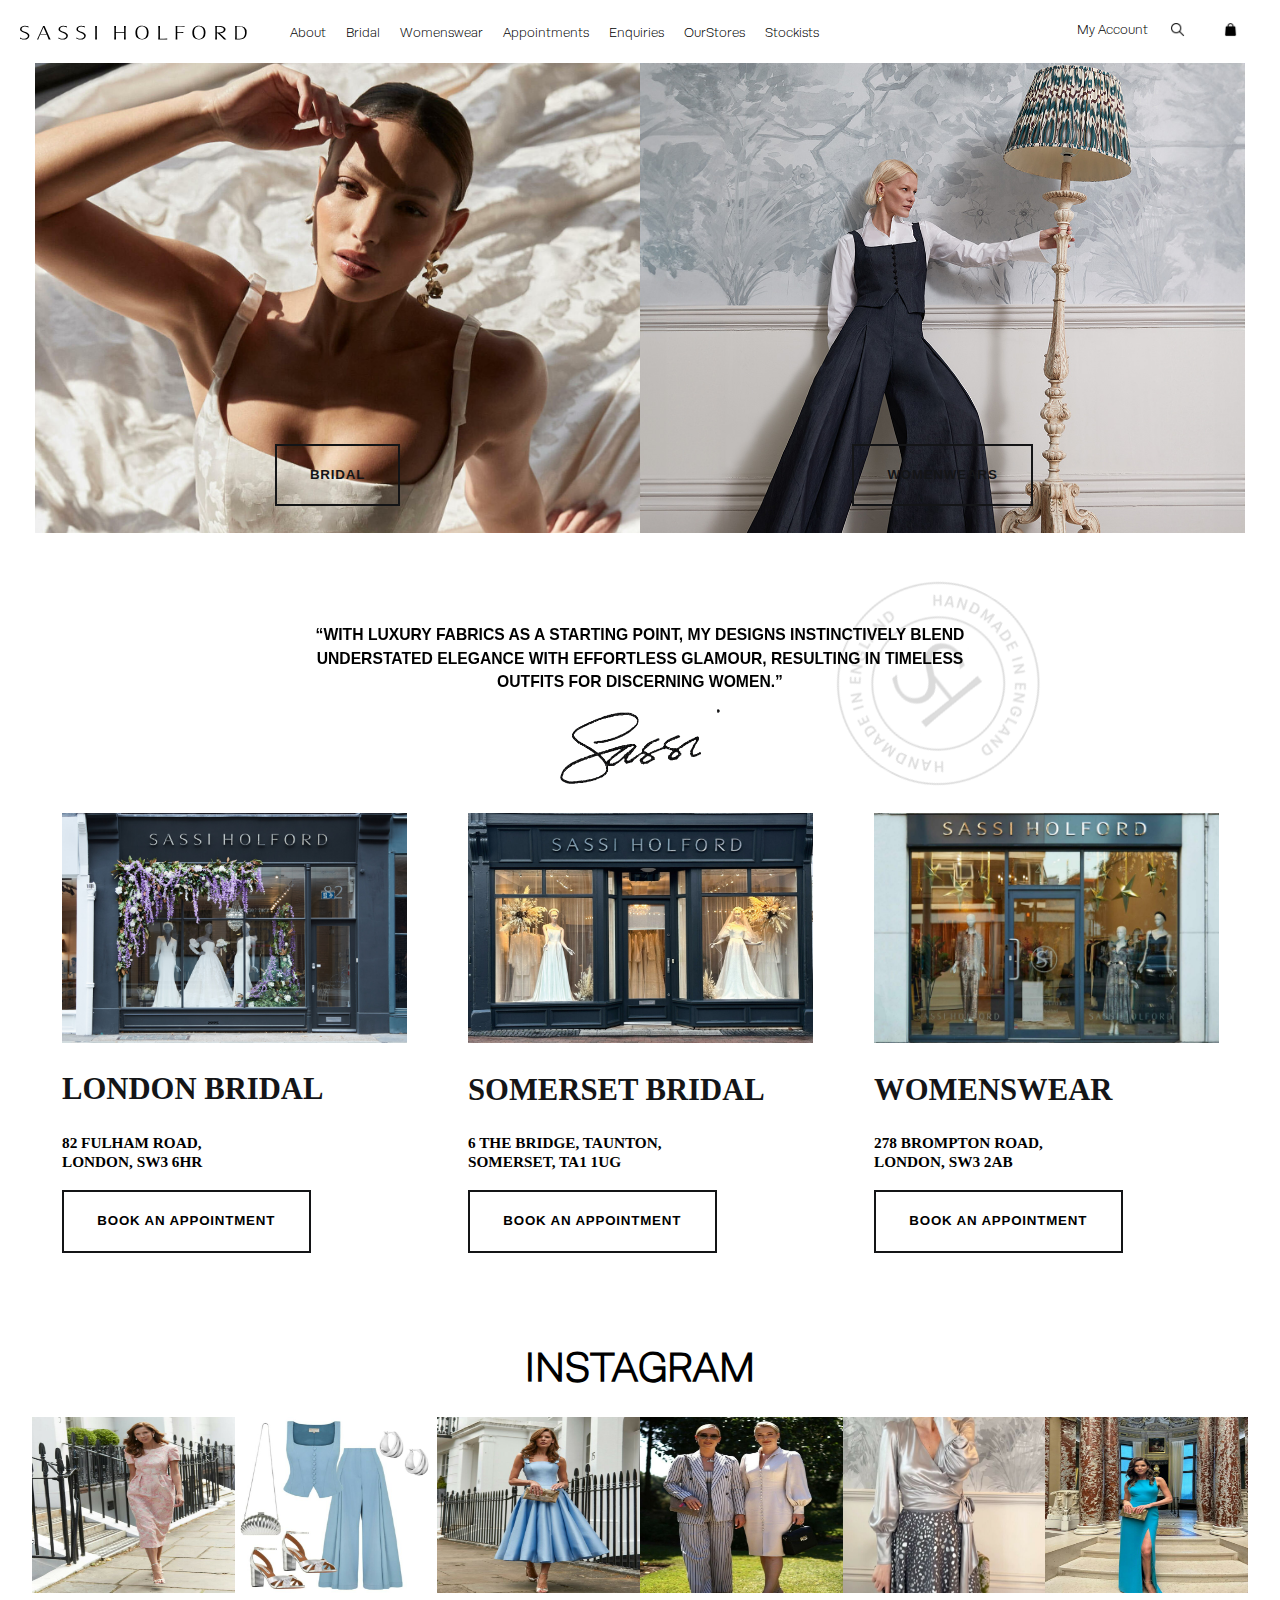
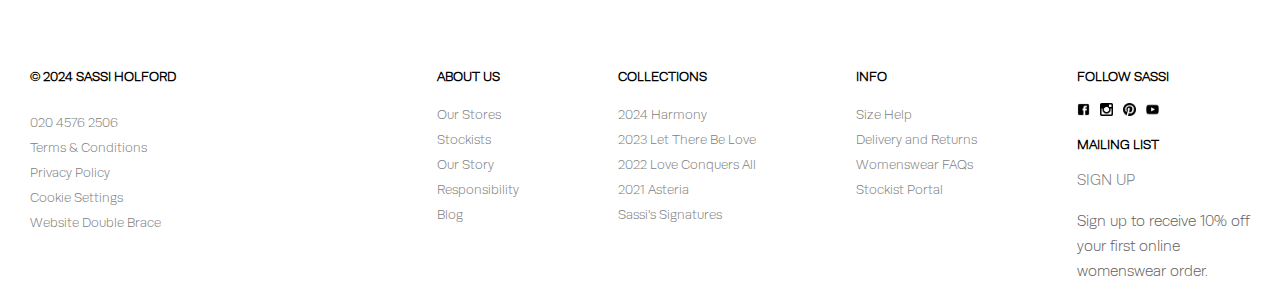
<file: index.html>
<!DOCTYPE html>
<html lang="en">

<head>
    <meta charset="UTF-8">
    <meta name="viewport" content="width=device-width, initial-scale=1.0">
    <title>sassiholford</title>
    <link rel="stylesheet" href="style.css" />
    <script src="https://code.jquery.com/jquery-3.7.1.js"integrity="sha256-eKhayi8LEQwp4NKxN+CfCh+3qOVUtJn3QNZ0TciWLP4=" crossorigin="anonymous"></script>
</head>

<body>

    <div class="container">


        <div class="navigation  flex">
            <div class="logo" style="height: 15px;">
                <svg 
                    width="14.16666667rem" 
                    height="1.08333333rem" 
                    xmlns="http://www.w3.org/2000/svg" 
                    id="sassi-logo"
                    viewBox="0 0 361.77 22">
                    <path class="a"
                        d="M14.96 15.99a5.1 5.1 0 0 1-2.27 4.15A10.09 10.09 0 0 1 6.36 22a12.3 12.3 0 0 1-2.61-.25 19 19 0 0 1-3.13-.92L0 20.58v-1.79a16.53 16.53 0 0 0 1.91 1 11.39 11.39 0 0 0 4.61 1.05 6.58 6.58 0 0 0 4.49-1.58 3.26 3.26 0 0 0 .08-5.58 11.42 11.42 0 0 0-3.48-2l-2-.81A12.19 12.19 0 0 1 .93 8.14a4 4 0 0 1-.86-2.76c0-1.38.8-2.63 2.42-3.75A9.7 9.7 0 0 1 8.12-.01a18.4 18.4 0 0 1 3.28.55l2.22.56v1.84c-.84-.41-1.5-.72-2-.93a10.56 10.56 0 0 0-3.74-.93 5.56 5.56 0 0 0-3.83 1.36 3.94 3.94 0 0 0-1.56 3 2.75 2.75 0 0 0 .93 2 7.28 7.28 0 0 0 2.93 1.54l2.74 1.12a13.12 13.12 0 0 1 4.84 2.89 4.32 4.32 0 0 1 1.03 3zm34.01 5.76h-3.28l-1-2.82-2.07-4.86H32.29l-2.19 4.87-.93 2.82h-2.11l1.49-2.79 8.08-18V.22h2.58l8.27 18.72zm-6.83-8.68L37.49 2.51 32.8 13.07zm34.26 2.92a5.1 5.1 0 0 1-2.27 4.15A10.14 10.14 0 0 1 67.79 22a12.3 12.3 0 0 1-2.61-.25 19 19 0 0 1-3.13-.92l-.62-.25v-1.79a17.4 17.4 0 0 0 1.91 1 11.44 11.44 0 0 0 4.62 1.05 6.58 6.58 0 0 0 4.49-1.58 4.14 4.14 0 0 0 1.6-3.13 4.24 4.24 0 0 0-1.53-2.45 11.42 11.42 0 0 0-3.48-2l-2-.81a12.36 12.36 0 0 1-4.68-2.73 4.09 4.09 0 0 1-.86-2.76q0-2.07 2.42-3.75a9.72 9.72 0 0 1 5.63-1.64 18.26 18.26 0 0 1 3.28.55l2.22.56v1.84c-.83-.41-1.5-.72-2-.93a10.55 10.55 0 0 0-3.75-.93 5.53 5.53 0 0 0-3.82 1.36 4 4 0 0 0-1.57 3 2.76 2.76 0 0 0 .94 2 7.21 7.21 0 0 0 2.93 1.54l2.73 1.12a13.18 13.18 0 0 1 4.85 2.89 4.37 4.37 0 0 1 1.04 3zm28.58 0a5.1 5.1 0 0 1-2.27 4.15A10.09 10.09 0 0 1 96.38 22a12.3 12.3 0 0 1-2.61-.25 19 19 0 0 1-3.13-.92l-.62-.25v-1.79a16.53 16.53 0 0 0 1.91 1 11.43 11.43 0 0 0 4.61 1.05 6.56 6.56 0 0 0 4.49-1.58 4.15 4.15 0 0 0 1.61-3.13 4.24 4.24 0 0 0-1.53-2.45 11.42 11.42 0 0 0-3.48-2l-2-.81a12.19 12.19 0 0 1-4.68-2.73 4 4 0 0 1-.86-2.76q0-2.07 2.42-3.75a9.72 9.72 0 0 1 5.63-1.64 18.4 18.4 0 0 1 3.28.55l2.22.56v1.84c-.83-.41-1.5-.72-2-.93a10.65 10.65 0 0 0-3.75-.93 5.57 5.57 0 0 0-3.83 1.36 3.94 3.94 0 0 0-1.56 3 2.72 2.72 0 0 0 .94 2 7.16 7.16 0 0 0 2.92 1.54l2.74 1.12a13 13 0 0 1 4.84 2.89 4.32 4.32 0 0 1 1.04 3zm17.84 5.76h-2.81l.11-4.74v-12l-.19-4.78h2.85l-.15 4.81v12zM168.87.21l-.27 4.75v12.05l.23 4.74h-2.9l.28-4.74v-5.82h-13.12v5.82l.27 4.74h-3l.24-4.74V4.94l-.24-4.75h2.93l-.23 4.75v5.08h13.15V4.94l-.24-4.75zm36.4 10.82q0 5.29-2.73 8.12t-7.78 2.79q-5 0-7.69-2.7c-1.9-1.88-2.85-4.63-2.85-8.27s1-6.37 2.85-8.28 4.39-2.72 7.7-2.72a10.63 10.63 0 0 1 7.74 2.75c1.84 1.88 2.76 4.63 2.76 8.31zm-2.73 0q0-4.94-2-7.54a7.78 7.78 0 0 0-11.44-.18q-2.11 2.58-2.11 7.68 0 4.77 2.11 7.41a6.86 6.86 0 0 0 5.7 2.63 6.94 6.94 0 0 0 5.7-2.63q2.04-2.63 2.04-7.36zm32.45 10.72h-14.38l.24-4.74V4.94l-.24-4.75h2.94l-.23 4.75v15.61h6.25l5.42-.18zm27.73-20.21l-6-.21h-5.71v8.8h4.49c.52 0 1.27 0 2.26-.09s2-.1 2.93-.19v1.61l-5.19-.31h-4.49v5.86l.15 4.74h-2.8l.19-4.74v-12L248.4.23h14.32zm33.39 9.49q0 5.29-2.73 8.12t-7.77 2.79c-3.32 0-5.88-.9-7.7-2.7s-2.85-4.63-2.85-8.27.95-6.37 2.85-8.28 4.39-2.72 7.7-2.72a10.63 10.63 0 0 1 7.74 2.75c1.86 1.88 2.76 4.63 2.76 8.31zm-2.73 0q0-4.94-2-7.54a7.78 7.78 0 0 0-11.44-.18q-2.12 2.58-2.11 7.68 0 4.77 2.11 7.41a6.86 6.86 0 0 0 5.7 2.63 6.94 6.94 0 0 0 5.7-2.63q2.04-2.63 2.04-7.36zm36.09 10.72h-3.71l-4.68-4.71-5.48-5.1h-1.39v5.15l.19 4.71h-2.88l.31-4.71V4.99l-.24-4.78h7.23a13.18 13.18 0 0 1 6.64 1.55q2.65 1.59 2.66 3.76a5.27 5.27 0 0 1-2.24 4.24 11.07 11.07 0 0 1-7.06 2l5.55 5.24zm-4.14-15.74a3.77 3.77 0 0 0-2.22-3.38 13.5 13.5 0 0 0-6.3-1.21h-2.6v9.45c4 0 6.84-.44 8.67-1.33a3.81 3.81 0 0 0 2.45-3.53zm36.44 4.86c0 3.66-1 6.41-3 8.25s-4.71 2.63-8.36 2.63h-7.1l.27-5.23V4.99l-.2-4.78h6.33q5.82 0 9 2.7t3.06 7.96zm-2.57.13q0-5.05-2.39-7.38t-7.18-2.29h-3.68v19.24h4.89q4.07 0 6.13-2.19 2.24-2.37 2.24-7.38z" />
                </svg>

            </div>

            <div class="nav-links ">
                <ul class="flex menu" style="margin-right: 232px;">
                    <li><a href="#">About</a></li>
                    <li><a href="#">Bridal</a></li>
                    <li><a href="#" id="menu">Womenswear</a>
                        <div class="overlay none"></div>
                        <div class="mega-menu">
                            <ul class="dropdown">
                                <li><a href="shop.html">All</a></li>
                                <li><a href="#">BLOUSES & TOPS</a></li>
                                <li><a href="#">DRESSES</a></li>
                                <li><a href="#">JACKETS & COATS</a></li>
                                <li><a href="#">TROUSERS</a></li>
                                <li><a href="#">SKIRTS</a></li>
                                <li><a href="#">MOTHER-OF-THE-BRIDE</a></li>
                                <li><a href="#">INSPIRE ME</a></li>
                                <li><a href="#">SALE</a></li>
                                <li><a href="merchant.html">Merchant</a></li>
                            </ul>
                        </div>



                    </li>
                    <li><a href="#">Appointments</a></li>
                    <li><a href="#">Enquiries</a></li>
                    <li><a href="#">OurStores</a></li>
                    <li><a href="#">Stockists</a></li>

                </ul>
            </div>

            <div class="stock flex">
                <a class="myAccount" href="user.html">My Account</a>
                <a href="#"><img src="images/search.png" style="width: 20%; margin-left: 20px;"></a>
                <img src="images/shopping-bag.png" style="width: 15px; cursor: pointer; height: 15px;" class="add-cart"
                    id="add-cart">

            </div>


        </div>


















        


        <div class="grid">
            <div class="grid-item-1">
                <div class="overlap">
                    <div class="btn">Bridal</div>
                </div>
            </div>
            <div class="grid-item-2">
                <div class="overlap">
                    <div class="btn">womenwears</div>
                </div>
            </div>
        </div>


        <div class="fefe">
            <div class="fefe-1">
                <p>“WITH LUXURY FABRICS AS A STARTING POINT, MY DESIGNS INSTINCTIVELY BLEND <br /> UNDERSTATED ELEGANCE
                    WITH EFFORTLESS GLAMOUR, RESULTING IN TIMELESS<br /> OUTFITS FOR DISCERNING WOMEN.”</p>
                <img src="images/sassi-signature.png" alt="sassi-signature" style="width: 20%;">
                <noscript>&lt;img class="sassi-quote__signature"
                    src="https://sassiholford.com/wp-content/themes/sassi/public/images/sassi-signature.png" alt="Sassi
                    Holford Signature"&gt;</noscript>
                <img class="sassi-quote__stamp perfmatters-lazy entered pmloaded" src="images/sassi-badge.png"
                    alt="Sassi Holford Signature" data-from="{&quot;rotation&quot;: &quot;0&quot;}"
                    data-to="{&quot;rotation&quot;: &quot;180&quot;}"
                    data-src="images/sassi-badge.png"
                    data-ll-status="loaded"
                    style="transform: matrix3d(0.899787, 0.43633, 0, 0, -0.43633, 0.899787, 0, 0, 0, 0, 1, 0, 0, 0, 0, 1);"
                    height="204">
                <noscript>&lt;img
                    class="sassi-quote__stamp"
                    src="images/sassi-badge.png" alt="Sassi
                    Holford Signature"
                    data-from='{"rotation": "0"}'
                    data-to='{"rotation": "180"}'
                    &gt;</noscript>
            </div>
        </div>



        <div class="store">
            <div class="sotre-1">
                <div class="store-1-1">
                    <img src="images/Sassi-Holford-London-Shop-Front.jpg" alt="1" style="width: 100%">
                </div>
                <div class="store-1-2">
                    <h2>LONDON BRIDAL</h2>
                    <span>82 FULHAM ROAD,</span><br />
                    <span>LONDON, SW3 6HR</span>
                </div><br />
                <div class="store-1-3">
                    <a href="#" class="btn">BOOK AN APPOINTMENT</a>
                </div>
            </div>
            <div class="store-2">
                <div class="store-1-1">
                    <img src="images/Web-Crop-3-scaled-2048x1366.jpg" alt="1" style="width: 100%">
                </div>
                <div class="store-1-2">
                    <h2>SOMERSET BRIDAL</h2>
                    <span>6 THE BRIDGE, TAUNTON,</span><br />
                    <span>SOMERSET, TA1 1UG</span>
                </div><br />
                <div class="store-1-3">
                    <a href="#" class="btn">BOOK AN APPOINTMENT</a>
                </div>
            </div>
            <div class="store-3">
                <div class="store-1-1">
                    <img src="images/Store-Front_Web-2-scaled-1500x1000.jpg" alt="1" style="width: 100%">
                </div>
                <div class="store-1-2">
                    <h2>WOMENSWEAR</h2>
                    <span>278 BROMPTON ROAD,</span><br>
                    <span> LONDON, SW3 2AB</span>
                </div><br />
                <div class="store-1-3">
                    <a href="#" class="btn">BOOK AN APPOINTMENT</a>
                </div>
            </div>

        </div>



        <div class="Insta">
            <h1>INSTAGRAM</h1>
            <div class="Insta-1">

                <div class="insta-image-item">
                    <img src="images/450347305_1025766499180281_7295790666982229163_nfull.jpg" alt="1">
                </div>
                <div class="insta-image-item">
                    <img src="images/449805324_3652320268353587_1668224138971218968_nfull.jpg" alt="image2">
                </div>
                <div class="insta-image-item">
                    <img src="images/450343834_1145750319980803_8997069442120031727_nfull.jpg">
                </div>
                <div class="insta-image-item">
                    <img src="images/449720631_369934839445790_6999537762615229082_nfull.jpg">
                </div>
                <div class="insta-image-item">
                    <img style="height: 176px; object-fit: cover;"
                        src="images/448873443_993986362452439_3314822247502765682_nfull.jpg">
                </div>
                <div class="insta-image-item">
                    <img src="images/449095459_1132354261180791_3580811015054340466_nfull.jpg" alt="image59">
                </div>


            </div>

        </div>





        <div id="sidebar" class="in">
            <div class="sidebar-heading">
                <h3 style="margin-left: 10px;">BAG ITEMS ( 0 )</h3>
                <button id="close-cart" class="close-cart"><img src="images/close.png" class="close-img"></button>
            </div>
            <div style="padding: 20px;  background-color: #f1f1f1;">
                <p>Your bag is empty.</p>
                <button class="go-to-shop">GO TO THE SHOP</button>
            </div>
        </div>









        <footer>
            <div class="footer-1">
                <h1>© 2024 SASSI HOLFORD</h1>
                <ul class="footer-20">
                    <li><a href="#">020 4576 2506</a></li>
                    <li><a href="#">Terms & Conditions</a></li>
                    <li><a href="#">Privacy Policy</a></li>
                    <li><a href="#">Cookie Settings</a></li>
                    <li><a href="#">Website Double Brace</a></li>
                </ul>
            </div>
            <div class="footer-2">
                <div class="footer-item">
                    <h1>ABOUT US</h1>
                    <ul>
                        <li><a href="#">Our Stores</a></li>
                        <li><a href="#">Stockists</a></li>
                        <li><a href="#">Our Story</a></li>
                        <li><a href="#">Responsibility</a></li>
                        <li><a href="#">Blog</a></li>
                    </ul>
                </div>
                <div class="footer-item">
                    <h1>COLLECTIONS</h1>
                    <ul>
                        <li><a href="#">2024 Harmony</a></li>
                        <li><a href="#">2023 Let There Be Love</a></li>
                        <li><a href="#">2022 Love Conquers All</a></li>
                        <li><a href="#">2021 Asteria</a></li>
                        <li><a href="#">Sassi's Signatures</a></li>
                    </ul>
                </div>
                <div class="footer-item">
                    <h1>INFO</h1>
                    <ul>
                        <li><a href="#">Size Help</a></li>
                        <li><a href="#">Delivery and Returns</a></li>
                        <li><a href="#">Womenswear FAQs</a></li>
                        <li><a href="#">Stockist Portal</a></li>
                    </ul>
                </div>
                <div class="footer-item">
                    <h1>FOLLOW SASSI</h1>
                    <div class="social">
                        <a href="#"><img src="images/facebook (5).png"></a>
                        <a href="#"><img src="images/instagram-symbol.png"></a>
                        <a href="#"><img src="images/pinterest-logo.png"></a>
                        <a href="#"><img src="images/2559760_media_social_video_youtube_icon.png"></a>
                    </div>
                    <h1>MAILING LIST</h1>
                    <span style="color: gray; font-size: 15px;">SIGN UP</span>
                    <p style="font-size: 15px; color:#645e5e;">Sign up to receive 10% off <br />your first online<br />
                        womenswear order.</p>
                </div>
            </div>
        </footer>

    </div>

    <script src="script.js"></script>
</body>

</html>
</file>
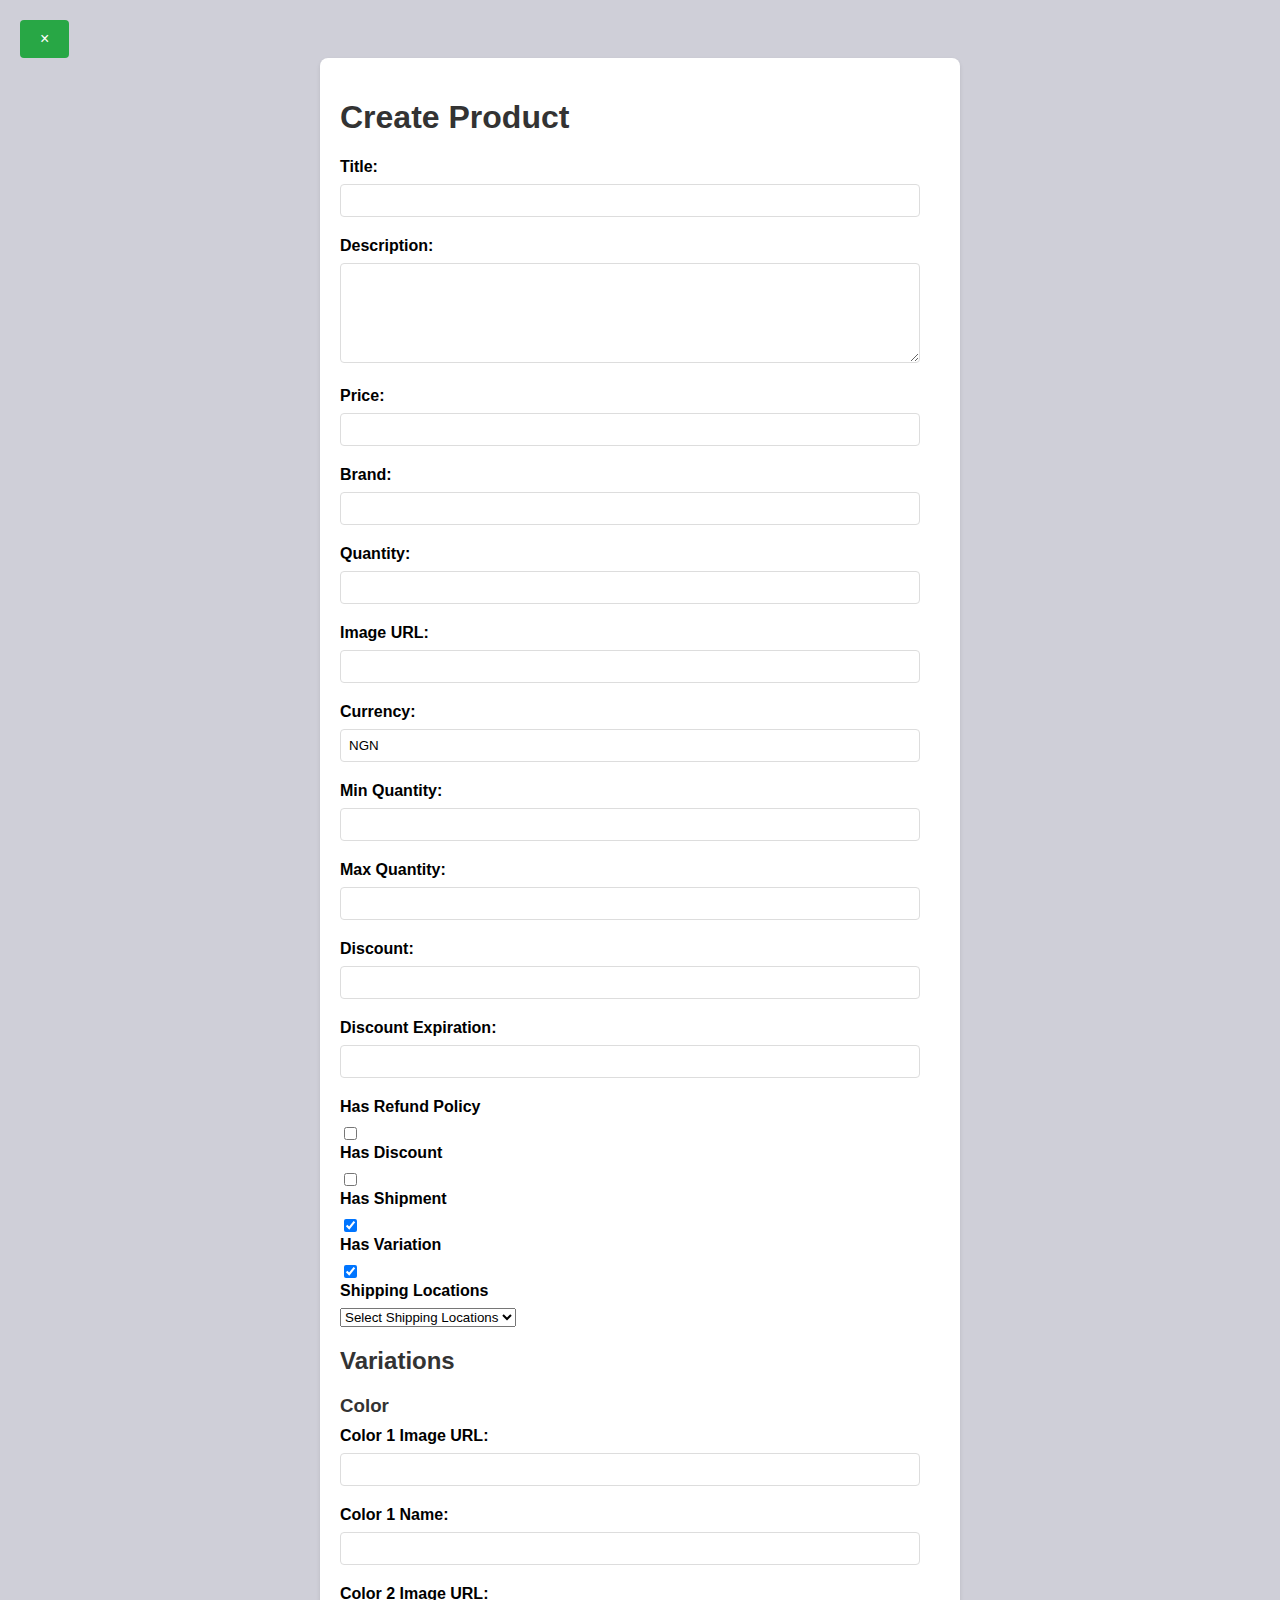
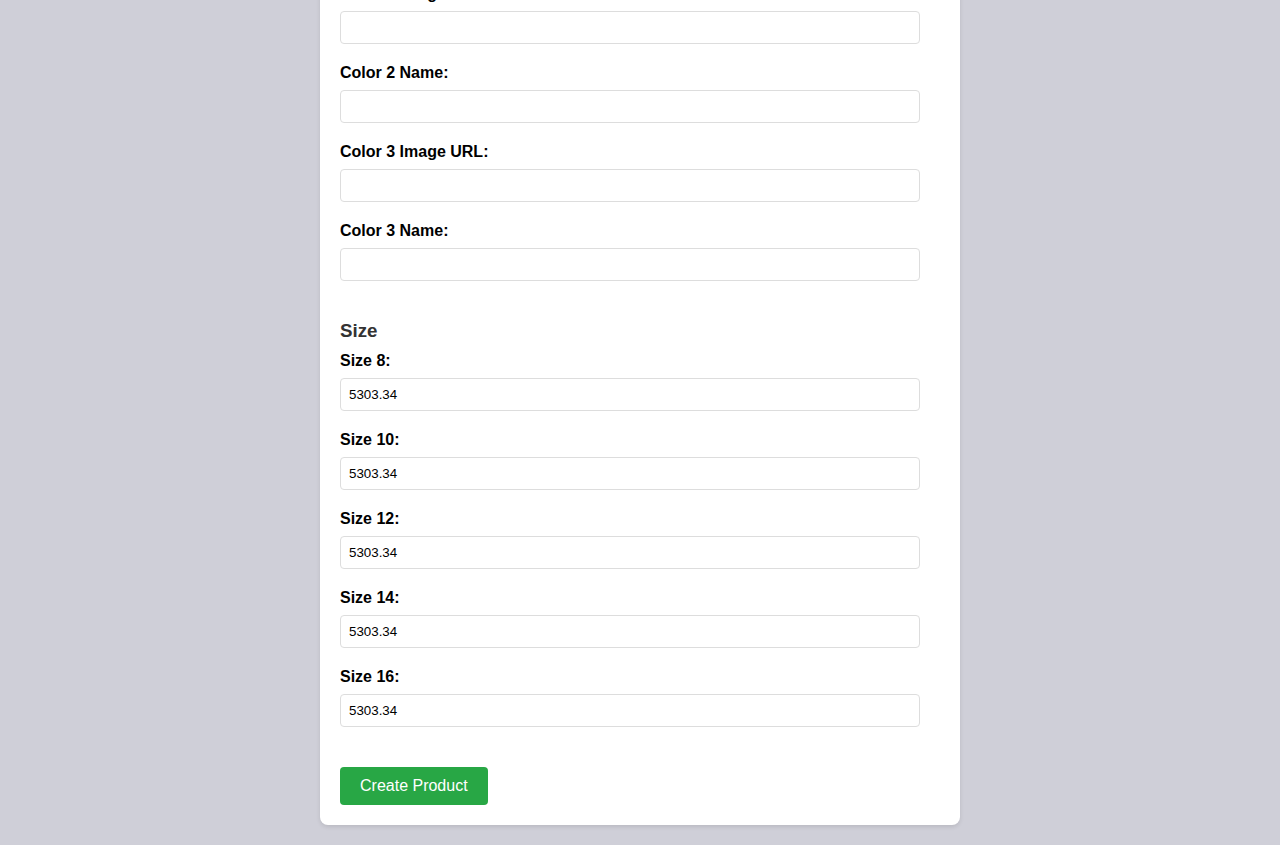
<file: create-product.html>
<!DOCTYPE html>
<html lang="en">
<head>
    <meta charset="UTF-8">
    <meta name="viewport" content="width=device-width, initial-scale=1.0">
    <script src="https://code.jquery.com/jquery-3.7.1.min.js"
        integrity="sha256-/JqT3SQfawRcv/BIHPThkBvs0OEvtFFmqPF/lYI/Cxo=" crossorigin="anonymous"></script>
    <script src="https://cdnjs.cloudflare.com/ajax/libs/jquery/3.7.1/jquery.min.js"></script>
    <link rel="stylesheet" href="create-product.css">
    <title>Create Product Page</title>
</head>
<body>
     <!-- Product form html -->
     
        <a href="merchant.html"><button id="p-close">&times;</button></a>
        <form id="product-form" >
            <h1>Create Product</h1>
            <label for="title">Title:</label>
            <input type="text" id="title" name="title" required><br>
    
            <label for="descp">Description:</label>
            <textarea id="descp" name="descp" required></textarea><br>
    
            <label for="price">Price:</label>
            <input type="number" id="price" name="price" step="0.01" required><br>
    
            <label for="brand">Brand:</label>
            <input type="text" id="brand" name="brand" required><br>
    
            <label for="quantity">Quantity:</label>
            <input type="number" id="quantity" name="quantity" required><br>
    
            <label for="images">Image URL:</label>
            <input type="url" id="images" name="images" required><br>
    
            <label for="currency">Currency:</label>
            <input type="text" id="currency" name="currency" value="NGN" required><br>
    
            <label for="min_qty">Min Quantity:</label>
            <input type="number" id="min_qty" name="min_qty" required><br>
    
            <label for="max_qty">Max Quantity:</label>
            <input type="number" id="max_qty" name="max_qty" required><br>

            <label for="max_qty">Discount:</label>
            <input type="number" id="discount" name="discount"><br>
            
            <label for="max_qty">Discount Expiration:</label>
            <input type="text" id="discount_expiration" name="discount"><br>

            <label for="has_refund_policy">Has Refund Policy</label>
            <input type="checkbox" id="has_refund_policy" name="has_refund_policy">

            <label for="has_discount">Has Discount</label>
            <input type="checkbox" id="has_discount" name="has_discount">

            <label for="has_shipment">Has Shipment</label>
            <input type="checkbox" id="has_shipment" name="has_shipment" checked>

            <label for="has_variation">Has Variation</label>
            <input type="checkbox" id="has_variation" name="has_variation" checked>

            <label for="shipping_locations">Shipping Locations</label>
            <select id="shipping_locations" name="shipping_locations">
            <option value="" id="">Select Shipping Locations</option>
            <option value="Nigeria" id="nigeria">Nigeria</option>
            <option value="Ghana" id="ghana">Ghana</option>
            <option value="Egypt" id="egypt">Egypt</option>
            </select>
    
            <!-- <label for="shipping_locations">Shipping Locations (comma-separated):</label>
            <input type="text" id="shipping_locations" name="shipping_locations" required><br> -->
    
            <h2>Variations</h2>
            <div id="variations">
                <h3>Color</h3>
                <label for="color1">Color 1 Image URL:</label>
                <input type="url" id="color1" name="color1" required><br>
                <label for="color1-text">Color 1 Name:</label>
                <input type="text" id="color1-text" name="color1-text" required><br>
                <label for="color2">Color 2 Image URL:</label>
                <input type="url" id="color2" name="color2"><br>
                <label for="color2-text">Color 2 Name:</label>
                <input type="text" id="color2-text" name="color2-text"><br>
                <label for="color3">Color 3 Image URL:</label>
                <input type="url" id="color3" name="color3"><br>
                <label for="color3-text">Color 3 Name:</label>
                <input type="text" id="color3-text" name="color3-text"><br>
    
                <h3>Size</h3>
                <label for="size39">Size 8:</label>
                <input type="text" id="size39" name="size39" value="5303.34" required><br>
                <label for="size40">Size 10:</label>
                <input type="text" id="size40" name="size40" value="5303.34" required><br>
                <label for="size41">Size 12:</label>
                <input type="text" id="size41" name="size41" value="5303.34" required><br>
                <label for="size42">Size 14:</label>
                <input type="text" id="size42" name="size42" value="5303.34" required><br>
                <label for="size43">Size 16:</label>
                <input type="text" id="size43" name="size43" value="5303.34" required><br>
                <!-- <label for="size43">Size 18:</label>
                <input type="text" id="size43" name="size43" value="5303.34" required><br> -->
            </div>
    
            <button type="submit">Create Product</button>
        </form>
        <div id="result"></div>
     <!-- <script src="create-product.js"></script> -->
     <script src="merchant.js"></script>
     <!-- <script src="project.js"></script> -->
</body>
</html>
</file>
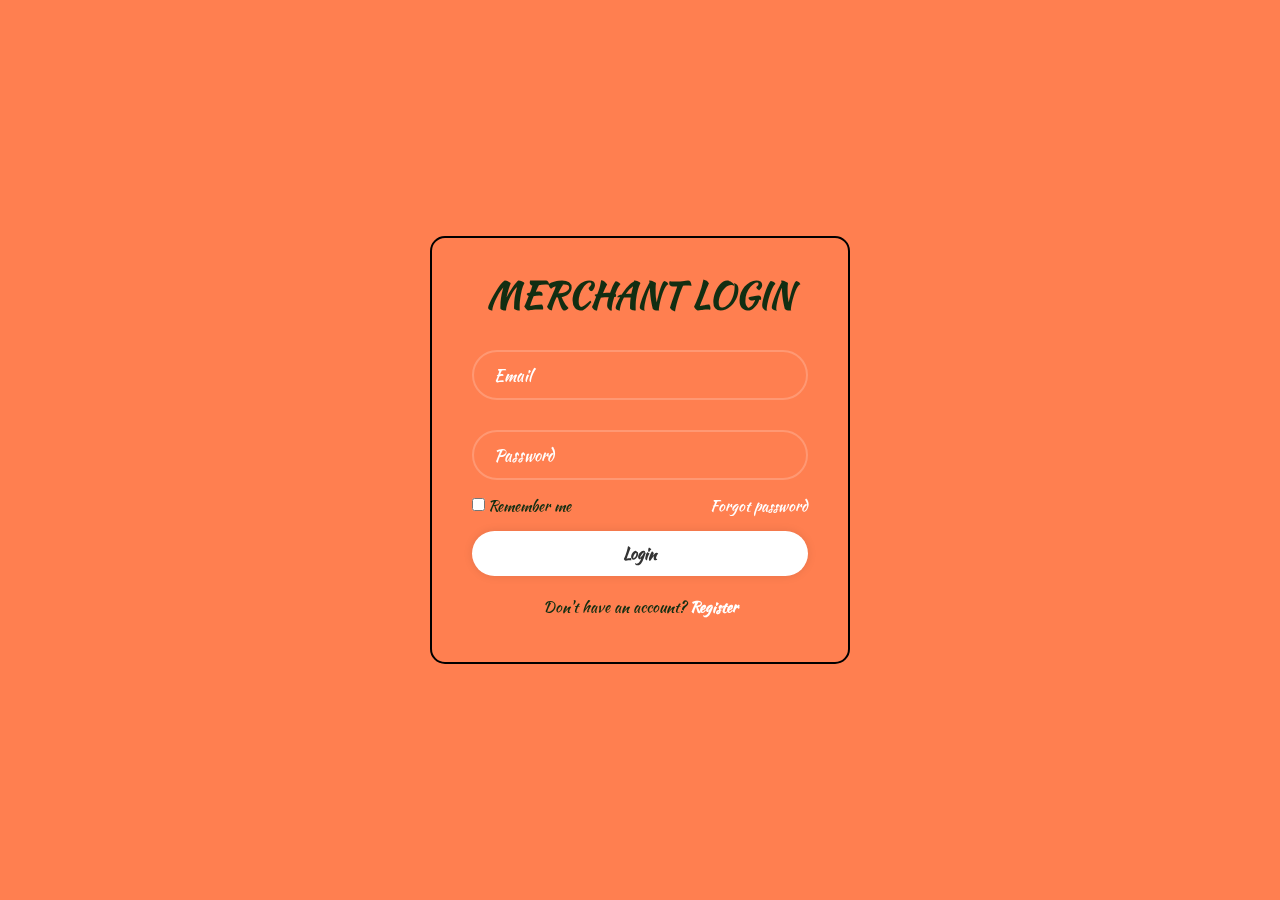
<file: login.html>
<!DOCTYPE html>
<html lang="en">
<head>
    <meta charset="UTF-8">
    <meta name="viewport" content="width=device-width, initial-scale=1.0">
    <script src="https://code.jquery.com/jquery-3.7.1.min.js" integrity="sha256-/JqT3SQfawRcv/BIHPThkBvs0OEvtFFmqPF/lYI/Cxo=" crossorigin="anonymous"></script>
    <script src="https://cdnjs.cloudflare.com/ajax/libs/jquery/3.7.1/jquery.min.js"></script>
    <link rel="preconnect" href="https://fonts.googleapis.com">
    <link rel="preconnect" href="https://fonts.gstatic.com" crossorigin>
    <link href="https://fonts.googleapis.com/css2?family=Kaushan+Script&family=Rouge+Script&display=swap" rel="stylesheet">
    <link rel="stylesheet" href="login.css">
    <title>Login-Page</title>
</head>
<body>
    <div class="holder">
        <form id="loginForm">
            <div id="none">
                <p class="logErr">Email or Password is incorrect</p>
            </div>
            <h1>MERCHANT LOGIN</h1>
            <div class="input-box">
                <input type="error" placeholder="Email" id="email" >
                <p id="emailError" class="error-message">Email is required</p>
                
                <!-- <img src="image/user.png" class="user-img"> -->
            </div>
            <div class="input-box">
                <input type="password" placeholder="Password"  id="password">
                <p id="passwordError" class="error-message">Password is required</p>
                <!-- <img src="image/unlock.png"> -->
            </div>

            <div class="remember-forgot">
                <label for=""><input type="checkbox">Remember me</input>
                </label>
                <a href="#">Forgot password</a>
            </div>

            <button type="submit" class="btn">Login</button>

            <div class="register-link">
                <p>Don't have an account?
                    <a href="register.html">Register</a>
                </p>
            </div>
        </form>
    </div>
    <script src="login.js"></script>
</body>
</html>
</file>
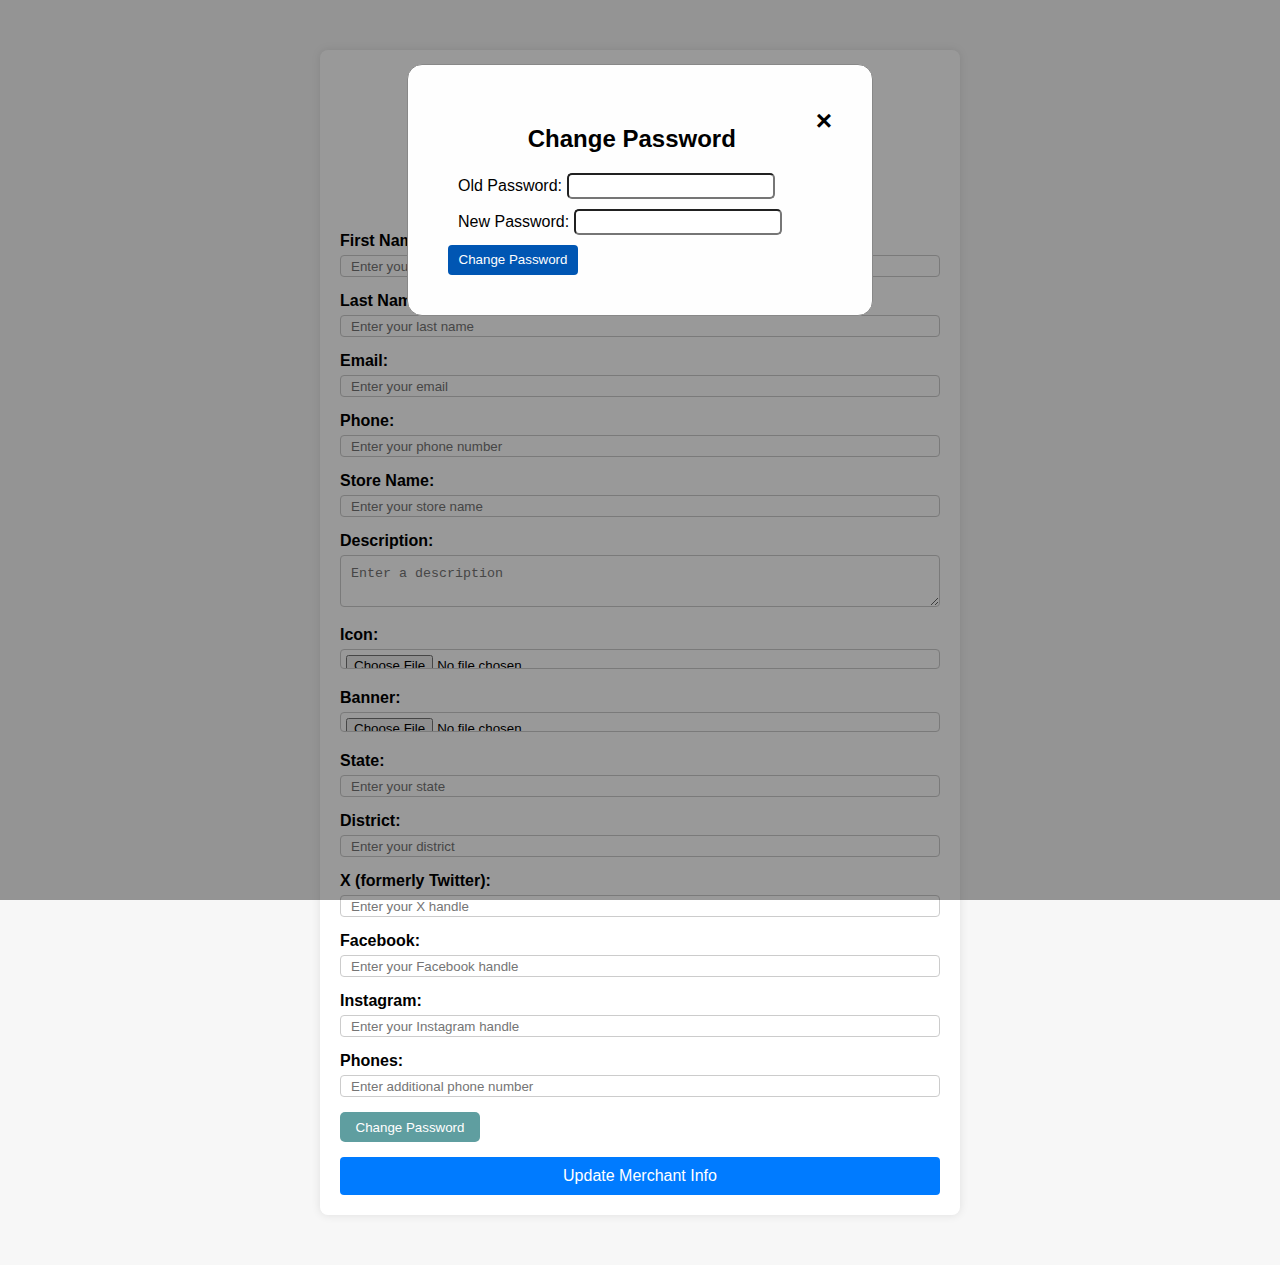
<file: profile .html>
<!DOCTYPE html>
<html lang="en">

<head>
    <meta charset="UTF-8">
    <meta name="viewport" content="width=device-width, initial-scale=1.0">
    <script src="https://code.jquery.com/jquery-3.7.1.min.js" integrity="sha256-/JqT3SQfawRcv/BIHPThkBvs0OEvtFFmqPF/lYI/Cxo=" crossorigin="anonymous"></script>
    <link rel="stylesheet" href="profile .css">
    <title>Profile Page</title>
</head>

<body>
    <div class="container">
        <div class="design-profile">
            <h1>Profile</h1>
            <img src="image/g-pic.avif" alt="Profile Picture">
        </div>
        <form id="updateForm">
            <div class="form-group">
                <label for="first_name">First Name:</label>
                <input type="text" id="first_name" placeholder="Enter your first name">
            </div>
            <div class="form-group">
                <label for="last_name">Last Name:</label>
                <input type="text" id="last_name" placeholder="Enter your last name">
            </div>
            <div class="form-group">
                <label for="email">Email:</label>
                <input type="email" id="email" placeholder="Enter your email">
            </div>
            <div class="form-group">
                <label for="phone">Phone:</label>
                <input type="tel" id="phone" placeholder="Enter your phone number">
            </div>
            <div class="form-group">
                <label for="store_name">Store Name:</label>
                <input type="text" id="store_name" placeholder="Enter your store name" required>
            </div>
            <div class="form-group">
                <label for="descp">Description:</label>
                <textarea id="descp" placeholder="Enter a description"></textarea>
            </div>
            <div class="form-group">
                <label for="icon">Icon:</label>
                <input type="file" id="icon">
            </div>
            <div class="form-group">
                <label for="banner">Banner:</label>
                <input type="file" id="banner">
            </div>
            <div class="form-group">
                <label for="state">State:</label>
                <input type="text" id="state" placeholder="Enter your state">
            </div>
            <div class="form-group">
                <label for="district">District:</label>
                <input type="text" id="district" placeholder="Enter your district">
            </div>
            <div class="form-group">
                <label for="x">X (formerly Twitter):</label>
                <input type="text" id="x" placeholder="Enter your X handle">
            </div>
            <div class="form-group">
                <label for="face_book">Facebook:</label>
                <input type="text" id="face_book" placeholder="Enter your Facebook handle">
            </div>
            <div class="form-group">
                <label for="instagram">Instagram:</label>
                <input type="text" id="instagram" placeholder="Enter your Instagram handle">
            </div>
            <div class="form-group">
                <label for="phones">Phones:</label>
                <input type="tel" id="phones" placeholder="Enter additional phone number">
            </div>

            <div class="form-group">
                <button type="button" class="change-password-btn" id="openModalBtn">Change Password</button>
            </div>
            <button type="submit" class="submit-btn">Update Merchant Info</button>
        </form>
        <div id="response"></div>
    </div>
    


     <!-- Change password POP-UP -->
    

     <!-- Modal Structure -->
     <div id="passwordModal" class="modal">
         <div class="modal-content">
             <span class="close">&times;</span>
             <h2 style="text-align: center;">Change Password</h2>
             <form id="change-password-form">
                <div class="form-block">
                    <label for="old_password">Old Password:</label>
                    <input type="password" id="old_password" name="old_password">
                </div>
                 
                 <div class="form-block">
                    <label for="new_password">New Password:</label>
                    <input type="password" id="new_password" name="new_password">
                 </div>
                 
               
                    <button type="submit" class="btn-change">Change Password</button>
              
             </form>
             <div id="response"></div>
         </div>
     </div>
 
    <script src="profile.js"></script>
</body>

</html>
</file>
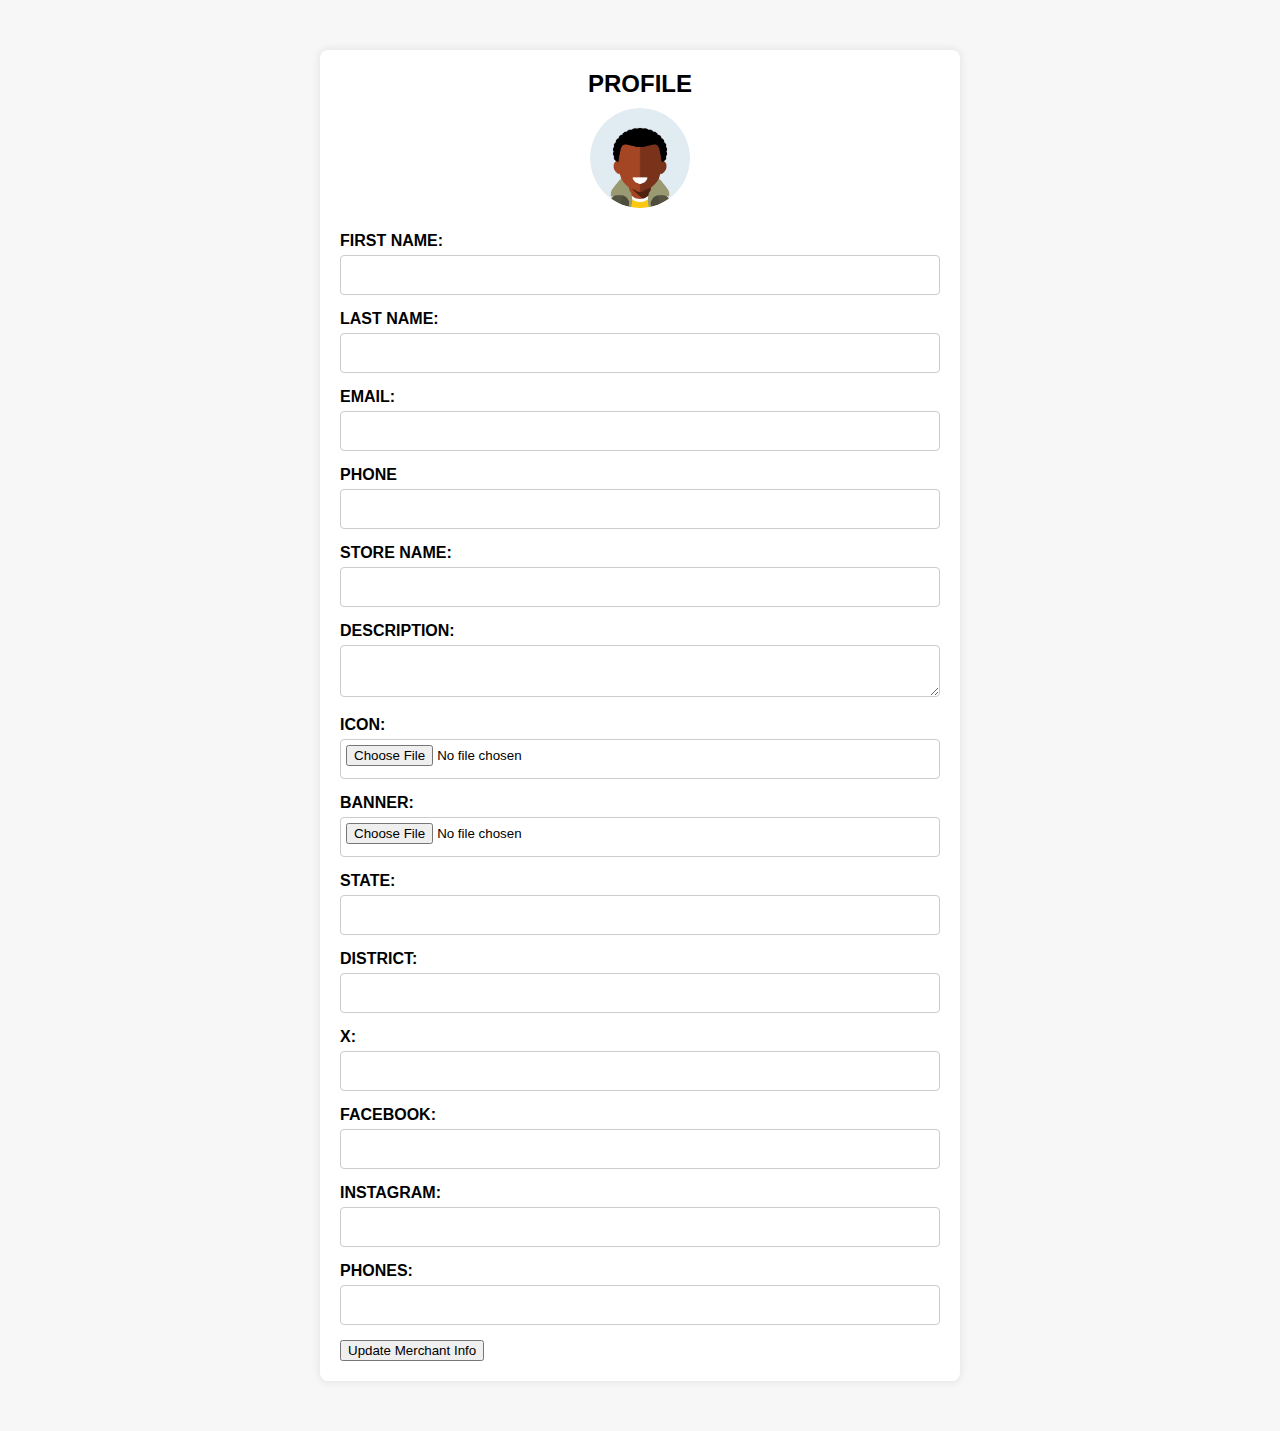
<file: profile copy.html>
<!DOCTYPE html>
<html lang="en">

<head>
    <meta charset="UTF-8">
    <meta name="viewport" content="width=device-width, initial-scale=1.0">
    <script src="https://code.jquery.com/jquery-3.7.1.min.js" integrity="sha256-/JqT3SQfawRcv/BIHPThkBvs0OEvtFFmqPF/lYI/Cxo=" crossorigin="anonymous"></script>
    <script src="https://cdnjs.cloudflare.com/ajax/libs/jquery/3.7.1/jquery.min.js"></script>
    <link rel="stylesheet" href="profile.css">
    <title>Profile_Page</title>
</head>

<body>
<div class="container">
    <div class="design-profile">
        <h1>PROFILE</h1>
        <img src="image/g-pic.avif" alt="">
    </div>
    <form id="updateForm">
        <div class="form-group">
            <label>FIRST NAME:</label>
            <input type="text" id="first_name" >
        </div>
        <div class="form-group">
            <label for="last_name">LAST NAME:</label>
            <input type="text" id="last_name" >
        </div>
        <div class="form-group">
            <label for="email">EMAIL:</label>
            <input type="text" id="email" >
        </div>
        <div class="form-group">
            <label for="phone">PHONE</label>
            <input type="number" name="" id="phone">
        </div>
        <div class="form-group">
            <label for="store_name">STORE NAME:</label>
            <input type="text" id="store_name" required>
        </div>
        <div class="form-group">
            <label for="description">DESCRIPTION:</label>
            <textarea type="text" id="descp"></textarea>
        </div>
        <div class="form-group">
            <label for="icon">ICON:</label>
            <input type="file" id="icon" required>
        </div>
        <div class="form-group">
            <label for="banner">BANNER:</label>
            <input type="file" id="banner" required>
        </div>
        <div class="form-group">
            <label for="state">STATE:</label>
            <input type="text" id="state" required>
        </div>
        <div class="form-group">
            <label for="district">DISTRICT:</label>
            <input type="text" id="district" required>
        </div>
        <div class="form-group">
            <label for="twitter">X:</label>
            <input type="text" id="x" required>
        </div>
        <div class="form-group">
            <label for="facebook">FACEBOOK:</label>
            <input type="text" id="face_book" required>
        </div>
        <div class="form-group">
            <label for="instagram">INSTAGRAM:</label>
            <input type="text" id="instagram" required>
        </div>
        <div class="form-group">
            <label for="phones">PHONES:</label>
            <input type="number" id="phones" required>
        </div>
       
        <button type="submit">Update Merchant Info</button>
    
    </form>
</div>
   
    
    

<script src="profile.js"></script>
</body>

</html>
</file>
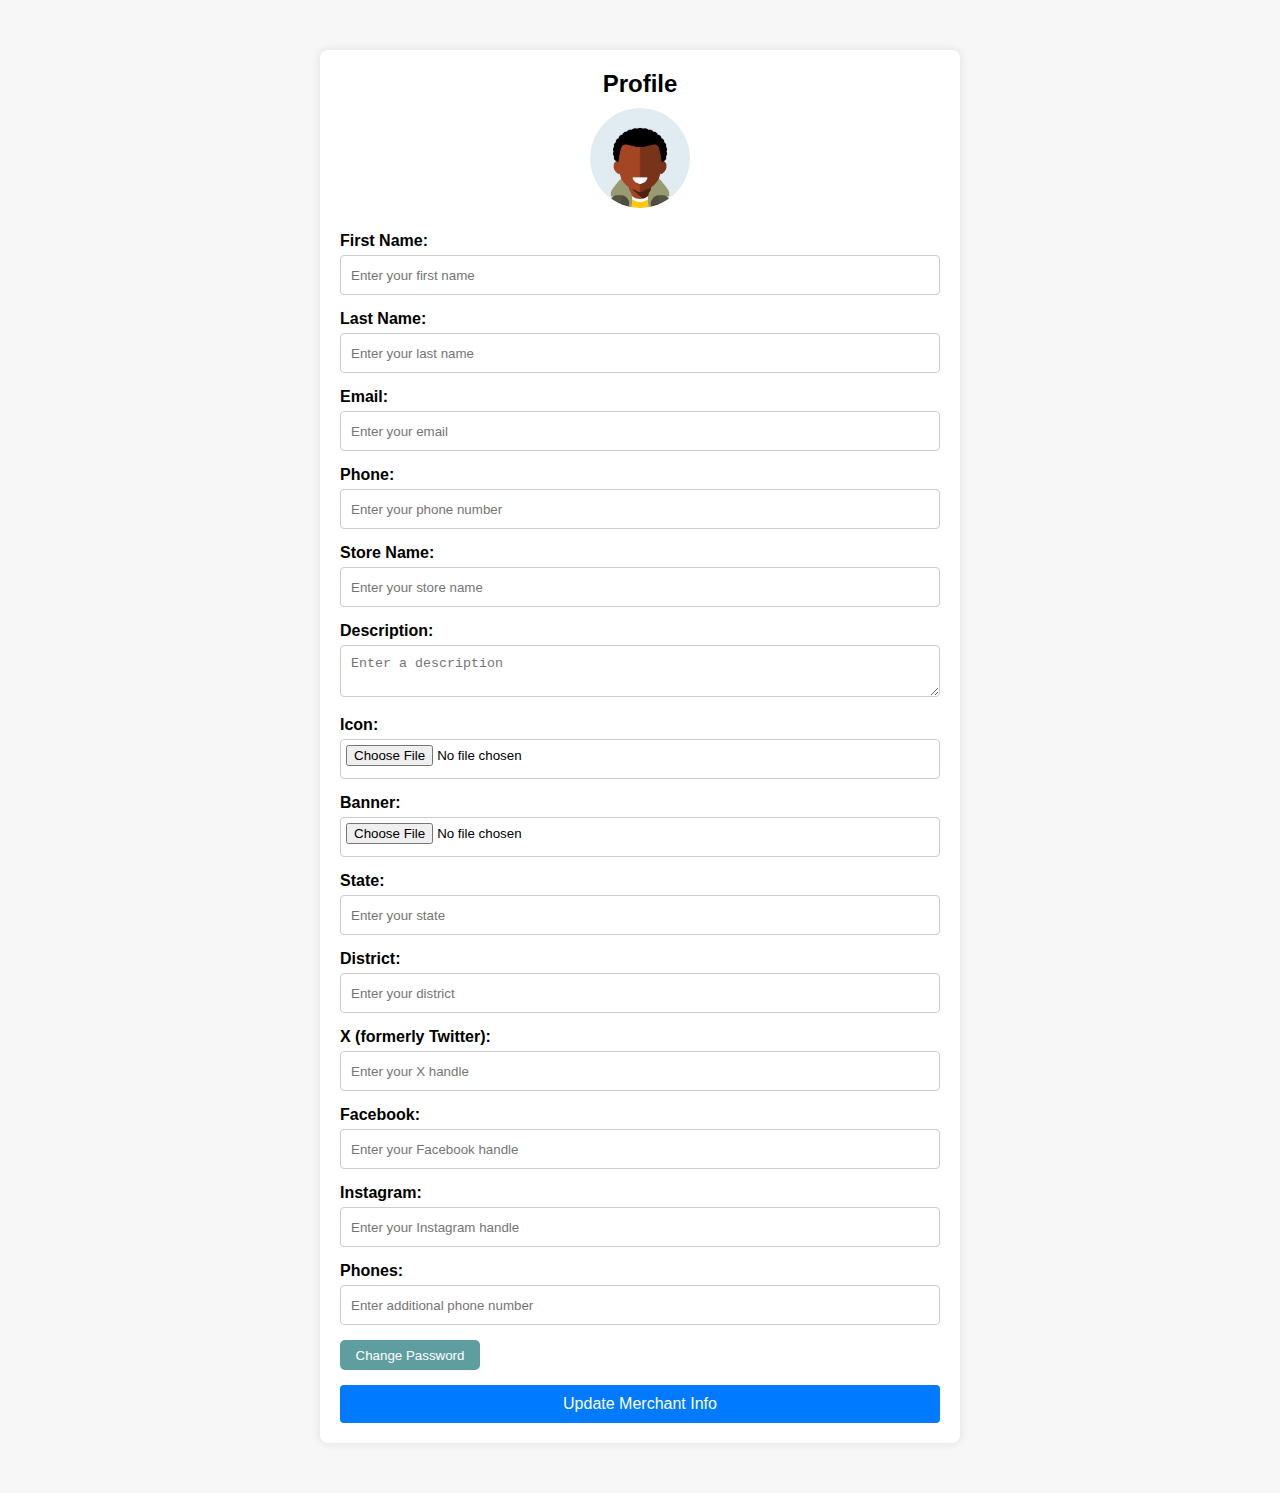
<file: profile.html>
<!DOCTYPE html>
<html lang="en">

<head>
    <meta charset="UTF-8">
    <meta name="viewport" content="width=device-width, initial-scale=1.0">
    <script src="https://code.jquery.com/jquery-3.7.1.min.js" integrity="sha256-/JqT3SQfawRcv/BIHPThkBvs0OEvtFFmqPF/lYI/Cxo=" crossorigin="anonymous"></script>
    <link rel="stylesheet" href="profile.css">
    <title>Profile Page</title>
</head>

<body>
    <div class="container">
        <div class="design-profile">
            <h1>Profile</h1>
            <img src="image/g-pic.avif" alt="Profile Picture">
        </div>
        <form id="updateForm">
            <div class="form-group">
                <label for="first_name">First Name:</label>
                <input type="text" id="first_name" placeholder="Enter your first name">
            </div>
            <div class="form-group">
                <label for="last_name">Last Name:</label>
                <input type="text" id="last_name" placeholder="Enter your last name">
            </div>
            <div class="form-group">
                <label for="email">Email:</label>
                <input type="email" id="email" placeholder="Enter your email">
            </div>
            <div class="form-group">
                <label for="phone">Phone:</label>
                <input type="tel" id="phone" placeholder="Enter your phone number">
            </div>
            <div class="form-group">
                <label for="store_name">Store Name:</label>
                <input type="text" id="store_name" placeholder="Enter your store name" required>
            </div>
            <div class="form-group">
                <label for="descp">Description:</label>
                <textarea id="descp" placeholder="Enter a description"></textarea>
            </div>
            <div class="form-group">
                <label for="icon">Icon:</label>
                <input type="file" id="icon">
            </div>
            <div class="form-group">
                <label for="banner">Banner:</label>
                <input type="file" id="banner">
            </div>
            <div class="form-group">
                <label for="state">State:</label>
                <input type="text" id="state" placeholder="Enter your state">
            </div>
            <div class="form-group">
                <label for="district">District:</label>
                <input type="text" id="district" placeholder="Enter your district">
            </div>
            <div class="form-group">
                <label for="x">X (formerly Twitter):</label>
                <input type="text" id="x" placeholder="Enter your X handle">
            </div>
            <div class="form-group">
                <label for="face_book">Facebook:</label>
                <input type="text" id="face_book" placeholder="Enter your Facebook handle">
            </div>
            <div class="form-group">
                <label for="instagram">Instagram:</label>
                <input type="text" id="instagram" placeholder="Enter your Instagram handle">
            </div>
            <div class="form-group">
                <label for="phones">Phones:</label>
                <input type="tel" id="phones" placeholder="Enter additional phone number">
            </div>

            <div class="form-group">
                <button type="button" class="change-password-btn" id="openModalBtn">Change Password</button>
            </div>
            <button type="submit" class="submit-btn">Update Merchant Info</button>
        </form>
        <div id="response"></div>
    </div>
    


     <!-- Change password POP-UP -->
    

     <!-- Modal Structure -->
     <div id="passwordModal" class="modal">
         <div class="modal-content">
             <span class="close">&times;</span>
             <h2 style="text-align: center;">Change Password</h2>
             <form id="change-password-form">
                <div class="form-block">
                    <label for="old_password">Old Password:</label>
                    <input type="password" id="old_password" name="old_password">
                </div>
                 
                 <div class="form-block">
                    <label for="new_password">New Password:</label>
                    <input type="password" id="new_password" name="new_password">
                 </div>
                 
               
                    <button type="submit" class="btn-change">Change Password</button>
              
             </form>
             <div id="response"></div>
         </div>
     </div>
 
    <script src="profile.js"></script>
</body>

</html>
</file>
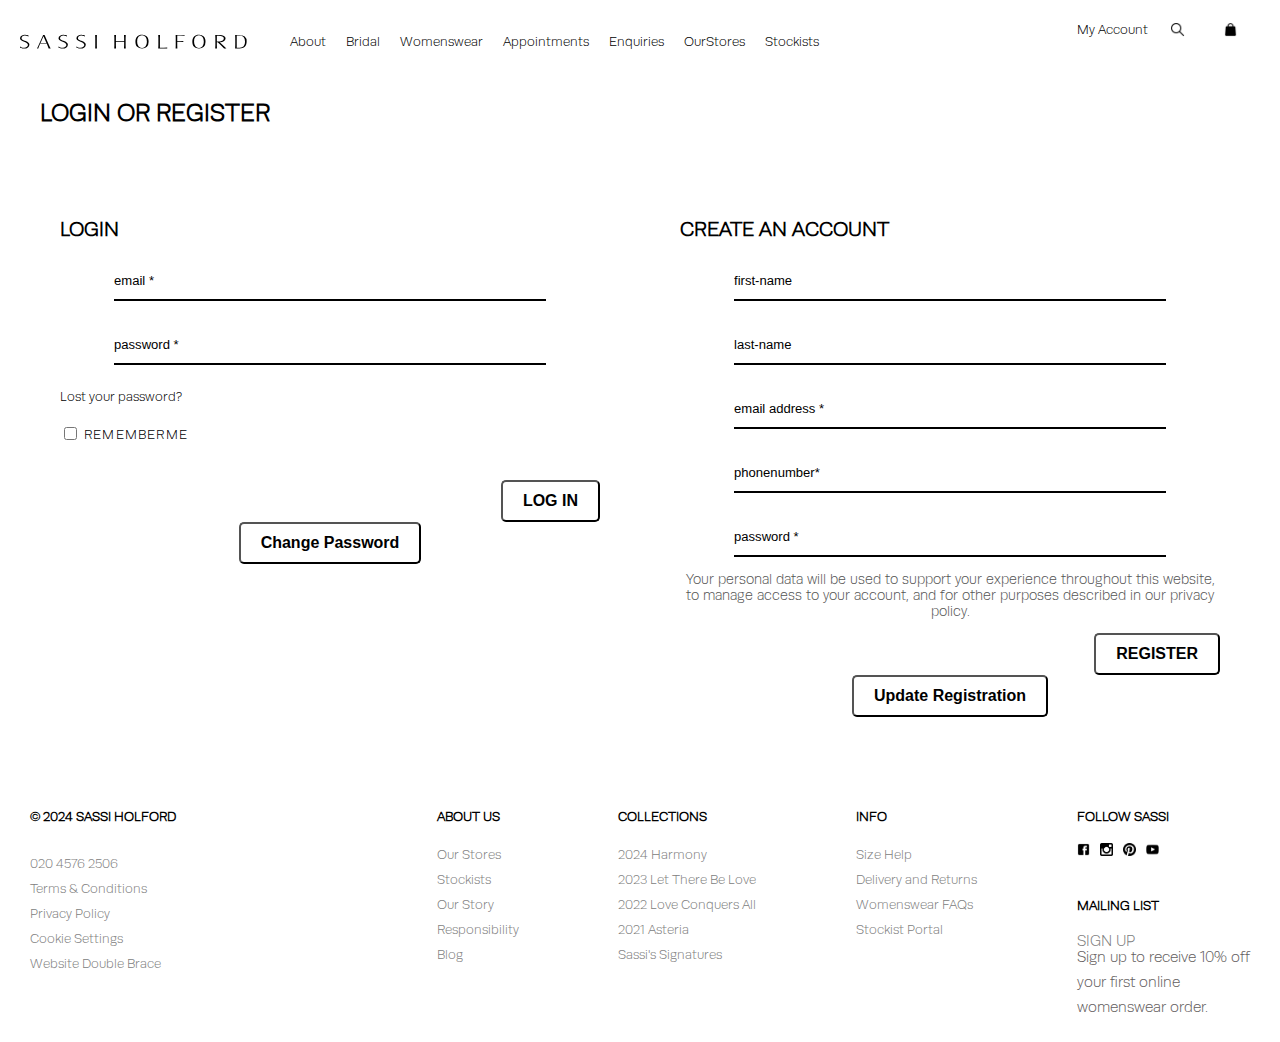
<file: user.html>
<!DOCTYPE html>
<html lang="en">
<head>
    <meta charset="UTF-8">
    <meta name="viewport" content="width=device-width, initial-scale=1.0">
    <title>User</title>
    <link rel="stylesheet" href="user.css">
    <script src="https://code.jquery.com/jquery-3.7.1.js"integrity="sha256-eKhayi8LEQwp4NKxN+CfCh+3qOVUtJn3QNZ0TciWLP4=" crossorigin="anonymous"></script>
</head>
<body>
    <div class="content">

        <div class="navigation  flex">
            <div class="logo" style="height: 15px;">
                <svg 
                    width="14.16666667rem" 
                    height="1.08333333rem" 
                    xmlns="http://www.w3.org/2000/svg" 
                    id="sassi-logo"
                    viewBox="0 0 361.77 22">
                    <path class="a"
                        d="M14.96 15.99a5.1 5.1 0 0 1-2.27 4.15A10.09 10.09 0 0 1 6.36 22a12.3 12.3 0 0 1-2.61-.25 19 19 0 0 1-3.13-.92L0 20.58v-1.79a16.53 16.53 0 0 0 1.91 1 11.39 11.39 0 0 0 4.61 1.05 6.58 6.58 0 0 0 4.49-1.58 3.26 3.26 0 0 0 .08-5.58 11.42 11.42 0 0 0-3.48-2l-2-.81A12.19 12.19 0 0 1 .93 8.14a4 4 0 0 1-.86-2.76c0-1.38.8-2.63 2.42-3.75A9.7 9.7 0 0 1 8.12-.01a18.4 18.4 0 0 1 3.28.55l2.22.56v1.84c-.84-.41-1.5-.72-2-.93a10.56 10.56 0 0 0-3.74-.93 5.56 5.56 0 0 0-3.83 1.36 3.94 3.94 0 0 0-1.56 3 2.75 2.75 0 0 0 .93 2 7.28 7.28 0 0 0 2.93 1.54l2.74 1.12a13.12 13.12 0 0 1 4.84 2.89 4.32 4.32 0 0 1 1.03 3zm34.01 5.76h-3.28l-1-2.82-2.07-4.86H32.29l-2.19 4.87-.93 2.82h-2.11l1.49-2.79 8.08-18V.22h2.58l8.27 18.72zm-6.83-8.68L37.49 2.51 32.8 13.07zm34.26 2.92a5.1 5.1 0 0 1-2.27 4.15A10.14 10.14 0 0 1 67.79 22a12.3 12.3 0 0 1-2.61-.25 19 19 0 0 1-3.13-.92l-.62-.25v-1.79a17.4 17.4 0 0 0 1.91 1 11.44 11.44 0 0 0 4.62 1.05 6.58 6.58 0 0 0 4.49-1.58 4.14 4.14 0 0 0 1.6-3.13 4.24 4.24 0 0 0-1.53-2.45 11.42 11.42 0 0 0-3.48-2l-2-.81a12.36 12.36 0 0 1-4.68-2.73 4.09 4.09 0 0 1-.86-2.76q0-2.07 2.42-3.75a9.72 9.72 0 0 1 5.63-1.64 18.26 18.26 0 0 1 3.28.55l2.22.56v1.84c-.83-.41-1.5-.72-2-.93a10.55 10.55 0 0 0-3.75-.93 5.53 5.53 0 0 0-3.82 1.36 4 4 0 0 0-1.57 3 2.76 2.76 0 0 0 .94 2 7.21 7.21 0 0 0 2.93 1.54l2.73 1.12a13.18 13.18 0 0 1 4.85 2.89 4.37 4.37 0 0 1 1.04 3zm28.58 0a5.1 5.1 0 0 1-2.27 4.15A10.09 10.09 0 0 1 96.38 22a12.3 12.3 0 0 1-2.61-.25 19 19 0 0 1-3.13-.92l-.62-.25v-1.79a16.53 16.53 0 0 0 1.91 1 11.43 11.43 0 0 0 4.61 1.05 6.56 6.56 0 0 0 4.49-1.58 4.15 4.15 0 0 0 1.61-3.13 4.24 4.24 0 0 0-1.53-2.45 11.42 11.42 0 0 0-3.48-2l-2-.81a12.19 12.19 0 0 1-4.68-2.73 4 4 0 0 1-.86-2.76q0-2.07 2.42-3.75a9.72 9.72 0 0 1 5.63-1.64 18.4 18.4 0 0 1 3.28.55l2.22.56v1.84c-.83-.41-1.5-.72-2-.93a10.65 10.65 0 0 0-3.75-.93 5.57 5.57 0 0 0-3.83 1.36 3.94 3.94 0 0 0-1.56 3 2.72 2.72 0 0 0 .94 2 7.16 7.16 0 0 0 2.92 1.54l2.74 1.12a13 13 0 0 1 4.84 2.89 4.32 4.32 0 0 1 1.04 3zm17.84 5.76h-2.81l.11-4.74v-12l-.19-4.78h2.85l-.15 4.81v12zM168.87.21l-.27 4.75v12.05l.23 4.74h-2.9l.28-4.74v-5.82h-13.12v5.82l.27 4.74h-3l.24-4.74V4.94l-.24-4.75h2.93l-.23 4.75v5.08h13.15V4.94l-.24-4.75zm36.4 10.82q0 5.29-2.73 8.12t-7.78 2.79q-5 0-7.69-2.7c-1.9-1.88-2.85-4.63-2.85-8.27s1-6.37 2.85-8.28 4.39-2.72 7.7-2.72a10.63 10.63 0 0 1 7.74 2.75c1.84 1.88 2.76 4.63 2.76 8.31zm-2.73 0q0-4.94-2-7.54a7.78 7.78 0 0 0-11.44-.18q-2.11 2.58-2.11 7.68 0 4.77 2.11 7.41a6.86 6.86 0 0 0 5.7 2.63 6.94 6.94 0 0 0 5.7-2.63q2.04-2.63 2.04-7.36zm32.45 10.72h-14.38l.24-4.74V4.94l-.24-4.75h2.94l-.23 4.75v15.61h6.25l5.42-.18zm27.73-20.21l-6-.21h-5.71v8.8h4.49c.52 0 1.27 0 2.26-.09s2-.1 2.93-.19v1.61l-5.19-.31h-4.49v5.86l.15 4.74h-2.8l.19-4.74v-12L248.4.23h14.32zm33.39 9.49q0 5.29-2.73 8.12t-7.77 2.79c-3.32 0-5.88-.9-7.7-2.7s-2.85-4.63-2.85-8.27.95-6.37 2.85-8.28 4.39-2.72 7.7-2.72a10.63 10.63 0 0 1 7.74 2.75c1.86 1.88 2.76 4.63 2.76 8.31zm-2.73 0q0-4.94-2-7.54a7.78 7.78 0 0 0-11.44-.18q-2.12 2.58-2.11 7.68 0 4.77 2.11 7.41a6.86 6.86 0 0 0 5.7 2.63 6.94 6.94 0 0 0 5.7-2.63q2.04-2.63 2.04-7.36zm36.09 10.72h-3.71l-4.68-4.71-5.48-5.1h-1.39v5.15l.19 4.71h-2.88l.31-4.71V4.99l-.24-4.78h7.23a13.18 13.18 0 0 1 6.64 1.55q2.65 1.59 2.66 3.76a5.27 5.27 0 0 1-2.24 4.24 11.07 11.07 0 0 1-7.06 2l5.55 5.24zm-4.14-15.74a3.77 3.77 0 0 0-2.22-3.38 13.5 13.5 0 0 0-6.3-1.21h-2.6v9.45c4 0 6.84-.44 8.67-1.33a3.81 3.81 0 0 0 2.45-3.53zm36.44 4.86c0 3.66-1 6.41-3 8.25s-4.71 2.63-8.36 2.63h-7.1l.27-5.23V4.99l-.2-4.78h6.33q5.82 0 9 2.7t3.06 7.96zm-2.57.13q0-5.05-2.39-7.38t-7.18-2.29h-3.68v19.24h4.89q4.07 0 6.13-2.19 2.24-2.37 2.24-7.38z" />
                </svg>

            </div>

            <div class="nav-links ">
                <ul class="flex menu" style="margin-right: 232px;">
                    <li><a href="#">About</a></li>
                    <li><a href="#">Bridal</a></li>
                    <li><a href="#" id="menu">Womenswear</a>
                        <div class="overlay none"></div>
                        <div class="mega-menu">
                            <ul class="dropdown">
                                <li><a href="shop.html">All</a></li>
                                <li><a href="#">BLOUSES & TOPS</a></li>
                                <li><a href="#">DRESSES</a></li>
                                <li><a href="#">JACKETS & COATS</a></li>
                                <li><a href="#">TROUSERS</a></li>
                                <li><a href="#">SKIRTS</a></li>
                                <li><a href="#">MOTHER-OF-THE-BRIDE</a></li>
                                <li><a href="#">INSPIRE ME</a></li>
                                <li><a href="#">SALE</a></li>

                            </ul>
                        </div>



                    </li>
                    <li><a href="#">Appointments</a></li>
                    <li><a href="#">Enquiries</a></li>
                    <li><a href="#">OurStores</a></li>
                    <li><a href="#">Stockists</a></li>

                </ul>
            </div>

            <div class="stock flex">
                <a class="myAccount" href="signin-out.html">My Account</a>
                <a href="#"><img src="images/search.png" style="width: 20%; margin-left: 20px;"></a>
                <img src="images/shopping-bag.png" style="width: 15px; cursor: pointer; height: 15px;" class="add-cart"
                    id="add-cart">

            </div>


        </div>




        



        <div class="log-reg">
            <h1>LOGIN OR REGISTER</h1>
            <div class="LR">
                <div class="log">
                    <h2>LOGIN</h2>
                    <form id="login">
                        <input placeholder="EMAIL *" type="email" id="email">
                        <p id="emailErr" style="color: red;"></p>
                        <input placeholder="PASSWORD *" type="password" id="password">
                        <p id="passErr" style="color: red;"></p>
                        <a href="#">Lost your password?</a>
                        <div class="remember-me">
                            <input type="checkbox" id="remember">
                            <label class="remember" for="remember">REMEMBERME</label>
                        </div>
                        <button type="submit">LOG IN</button>
                    </form>
                    <button id="showChangePassword">Change Password</button>
                    <form id="changePasswordForm" style="display: none;">
                        <input placeholder="CURRENT PASSWORD *" type="password" id="currentPassword">
                        <p id="currentPassErr" style="color: red;"></p>
                        <input placeholder="NEW PASSWORD *" type="password" id="newPassword">
                        <p id="newPassErr" style="color: red;"></p>
                        <!-- <input placeholder="CONFIRM NEW PASSWORD *" type="password" id="confirmNewPassword">
                        <p id="confirmPassErr" style="color: red;"></p> -->
                        <button type="submit">CHANGE PASSWORD</button>
                    </form>
                </div>
                 
                <div class="register">
                    <h2>CREATE AN ACCOUNT</h2>
                    <form id="register">
                        <input type="text" placeholder="FIRST-NAME" id="Fname">
                        <p id="Ferror" style="color: red;"></p>
                        <input type="text" placeholder="LAST-NAME" id="Lname">
                        <p id="Lerror" style="color: red;"></p>
                        <input type="email" placeholder="EMAIL ADDRESS *" id="Email">
                        <p id="Eerror" style="color: red;"></p>
                        <input type="text" placeholder="PHONENUMBER*" id="PHONE">
                        <p id="Perror" style="color: red;"></p>
                        <input type="password" placeholder="PASSWORD *" id="PASSWORD">
                        <p id="Passerror" style="color: red;"></p>
                        <p>Your personal data will be used to support your experience throughout this website, to manage access to your account, and for other purposes described in our privacy policy.</p>
                        <button type="submit">REGISTER</button>
                    </form>
                    <button id="showUpdateRegistration">Update Registration</button>
                    <form id="updateRegistrationForm" style="display: none;">
                        <input type="text" placeholder="FIRST-NAME" id="updateFname">
                        <p id="updateFerror" style="color: red;"></p>
                        <input type="text" placeholder="LAST-NAME" id="updateLname">
                        <p id="updateLerror" style="color: red;"></p>
                        <input type="email" placeholder="EMAIL ADDRESS *" id="updateEmail">
                        <p id="updateEerror" style="color: red;"></p>
                        <input type="text" placeholder="PHONENUMBER*" id="updatePHONE">
                        <p id="updatePerror" style="color: red;"></p>
                        <button type="submit">UPDATE</button>
                    </form>
                </div>
            </div>
        </div>





















        

        <footer>
            <div class="footer-1">
                <h1>© 2024 SASSI HOLFORD</h1>
                <ul class="footer-20">
                    <li><a href="#">020 4576 2506</a></li>
                    <li><a href="#">Terms & Conditions</a></li>
                    <li><a href="#">Privacy Policy</a></li>
                    <li><a href="#">Cookie Settings</a></li>
                    <li><a href="#">Website Double Brace</a></li>
                </ul>
            </div>
            <div class="footer-2">
                <div class="footer-item">
                    <h1>ABOUT US</h1>
                    <ul>
                        <li><a href="#">Our Stores</a></li>
                        <li><a href="#">Stockists</a></li>
                        <li><a href="#">Our Story</a></li>
                        <li><a href="#">Responsibility</a></li>
                        <li><a href="#">Blog</a></li>
                    </ul>
                </div>
                <div class="footer-item">
                    <h1>COLLECTIONS</h1>
                    <ul>
                        <li><a href="#">2024 Harmony</a></li>
                        <li><a href="#">2023 Let There Be Love</a></li>
                        <li><a href="#">2022 Love Conquers All</a></li>
                        <li><a href="#">2021 Asteria</a></li>
                        <li><a href="#">Sassi's Signatures</a></li>
                    </ul>
                </div>
                <div class="footer-item">
                    <h1>INFO</h1>
                    <ul>
                        <li><a href="#">Size Help</a></li>
                        <li><a href="#">Delivery and Returns</a></li>
                        <li><a href="#">Womenswear FAQs</a></li>
                        <li><a href="#">Stockist Portal</a></li>
                    </ul>
                </div>
                <div class="footer-item">
                    <h1>FOLLOW SASSI</h1>
                    <div class="social">
                        <a href="#"><img src="images/facebook (5).png"></a>
                        <a href="#"><img src="images/instagram-symbol.png"></a>
                        <a href="#"><img src="images/pinterest-logo.png"></a>
                        <a href="#"><img src="images/2559760_media_social_video_youtube_icon.png"></a>
                    </div>
                    <h1>MAILING LIST</h1>
                    <span style="color: gray; font-size: 15px;">SIGN UP</span>
                    <p style="font-size: 15px; color:#645e5e;">Sign up to receive 10% off <br />your first online<br />
                        womenswear order.</p>
                </div>
            </div>
        </footer>


    </div>












   


    <script src="user.js"></script>
</body>
</html>
</file>
<file: style.css>
@font-face{
    font-family: me;
    src: url(fonts/me.woff2);
    

}

body {
    margin: 0;
    padding: 0;
    box-sizing: border-box;
    font-family: me;
}

 
 .overlay {
    position: fixed;
    height: 100vh;
    left: 0;
    top: 120px;
    width: 100%;
    background: #00000045;
    z-index: 500;
}

.none {
    display: none;
}

.block {
    display: block;
}

.flex {
    display: flex;
}

.navigation {
    justify-content: space-between;
    padding: 0px 20px;
    position: relative;
    align-items: center;
}

.menu {
    justify-content: space-between;
    list-style: none;
    gap: 20px;
}

.menu a {
    text-decoration: none;
    color: #000;
    text-align: center;
    font-size: 13.0909px;
}

.stock a {
    text-decoration: none;
    color: black;
    width: 73px;
}

.stock {
    padding: 22px;
}

.mega-menu {
    position: fixed;
    width: 100%;
    height: 25vh;
    left: 0;
    display: none;
    z-index: 999;
    justify-content: center;
    overflow-y: auto;
    background: white;
    padding-top: 20px;
    padding-bottom: 20px;
    margin-top: 10px;

    
}

.mega-menu .dropdown {
    width: 60%;
    max-width: 1133px;
    display: flex;
    justify-content: center;
    list-style: none;
    margin: 0 auto;
    gap: 20px;
    padding: 20px;
    
   
}

.dropdown li {
    flex: 1 1 calc(20% - 20px); /* Adjusts to fit 5 items per row */
    text-align: center;
}

.dropdown a {
    font-size: 15.2727px;
    font-weight: 900;
    color: #333;
    text-decoration: none;
    transition: color 0.3s;
    
}

.dropdown a:hover {
    color: #000;
}

.myAccount {
    font-size: 13.0909px;
    transition: transform 0.3s ease-in-out;
    display: inline-block;
}

.myAccount:hover {
    transform: translateY(-10px) scale(0.9);

    
    
}


footer {
    display: grid;
    grid-template-columns: 1fr 2fr;
    justify-content: space-between;
    line-height: 25px;
    padding: 8px 30px;
    margin-top: 50px;
    font-size: 13.0909px;
}

.footer-1 {
    display: flex;
    flex-direction: column;
    align-items: flex-start;
}

.footer-1 h1, .footer-2 h1 {
    color: black;
    white-space: nowrap;
    font-size: .82rem;;
}

.footer-2 {
    display: flex;
    justify-content: space-between;
    gap: 40px;
}

footer a {
    color: gray;
    text-decoration: none;
    font-size: 13.0909px;
}

.footer-1 ul, .footer-2 ul {
    list-style: none;
    padding: 0;
}

.footer-item ul {
    padding-left: 0;
}

.footer-item h1 {
    margin-bottom: 10px;
}

.social {
    display: flex;
    gap: 10px;
}

.social img {
    width: 13px;
}

.grid{
    display: grid;
    grid-template-columns: repeat(2, 1fr);
    height: 470px;
    margin: auto;
    padding: 0px 35px;
}

.grid-item-1{
    background-image: url(images/Untitled-design-19-scaled-2560x1440_2.jpg);
    background-size: cover;
    background-position: top;
    background-repeat: no-repeat;
}
.grid-item-2{
    background-image: url(images/Sassi-Holford-Womenswear-SS24-Cannington-5-1.jpg);
    background-size: cover;
    background-position: top;
    background-repeat: no-repeat;
}

.btn{
    display: inline-flex;
    padding: 1.33333333rem 2.08333333rem;
    margin: 0 0 1.66666667rem;
    background-color: transparent;
    color: #141517;
    position: relative;
    font-family: runda, sans-serif;
    font-size: .83333333rem;
    font-weight: 700;
    letter-spacing: .05rem;
    line-height: 1.2;
    text-transform: uppercase;
    border: 2px solid #141517;
    cursor: pointer;
    transition-property: color, opacity, background-color, border-color;
    transition-duration: .4s;
    transition-timing-function: cubic-bezier(.455,.03,.515,.955);
    text-align: center
}
.overlap{
    height: 100%;
    width: 100%;
    padding-bottom: 2rem;
    position: relative;
    z-index: 1;
    display: flex;
    justify-content: center;
    align-items: flex-end;
}
.btn:hover {
    background-color: #141517;
    color: #fff;
    transition-duration: .3s;
}
.fefe {
    margin: auto;
    padding: 25px;
}

.fefe-1 {
    max-width: 50rem;
    margin-left: auto;
    margin-right: auto;
    text-align: center;
    position: relative;
    margin-top: 65px;
}

.fefe-1 p {
    font-size: 15.7091px;
    line-height: 1.5;
    position: relative;
    z-index: 2;
    font-family: runda, sans-serif;
    font-weight: 600;
    text-transform: uppercase;
}

.perfmatters-lazy.pmloaded, .perfmatters-lazy.pmloaded > img, .perfmatters-lazy > img.pmloaded, .perfmatters-lazy[data-ll-status=entered] {
    animation: 500ms pmFadeIn;
}

.sassi-quote__stamp {
    position: absolute;
    bottom: 0.166667rem;
    right: 0;
    width: 12.66666667rem;
    z-index: 1;
    transform-origin: center; /* Ensure rotation happens around the center */
}

.store{
    display: grid;
    grid-template-columns: repeat(3, 1fr);
    height: 400px;
    /* padding: 30px; */
    margin: auto;
    margin-left: 62px;
}
.store-1{
    width: 85%;
}

.store-1-1{
    width: 85%;
}

/* .store-1-1 img{
    width: 466px;
} */

.store-1-3 a{

    text-decoration: none;
    color: black;
}
.store span{
    font-family: bold;
    font-size: 15.2727px;
    font-weight: 600;
}

.store h2{
    font-family: bold;
    font-size: 1.91666667rem;
    font-weight: 600;
    color: #141517;
}


.Insta{
    width: 95%;
    margin: auto;
    margin-top: 130px;
}
.Insta-1{
    display: grid;
    grid-template-columns: 1fr 1fr 1fr 1fr 1fr 1fr;
}



.Insta h1{
    font-size: 40px;
    font-weight: 800;
    text-align: center;
}
.Insta-image{
    display: grid;
    grid-template-columns: repeat(6,1fr);
    width: 100%;
    padding: 12px 0;
}
.insta-image-item img{
    height: 176px;
    width: 100%;
}





#sidebar {
    /* position: absolute; */
    bottom: 15px;
    /* right: -631px; Initial state */
    width: 600px;
    z-index: 10;
    background-color: white;
    transition: right 0.3s ease;
}

.in {
    right: -631px; 
    position: fixed;
}
.out{
    position: fixed;
    right: 0;
}

.sidebar-heading{
    display: flex;
    justify-content: space-between;
    border: 1px solid white;
    box-shadow: #ffffff;
    /* height: 30px; */
}
.items-holder{
    background-color: #ffffff;
    width: 100%;
    overflow-y: scroll;
    scrollbar-color: rgba(202, 199, 199, 0.945);
    height: 350px;
    /* width: 230px; */
}
.scrollbar{
    
    /* height: 400px; */
    
    /* background-color: #ffffff; */
    display: grid;
    grid-template-columns: 1fr 2fr;
    gap: 10px;
    border-bottom: 0.5px solid rgb(230, 225, 225);
}
.next{
    display: grid;
    grid-template-columns: 1fr 2fr;
}
.sidebar-bottom{
    display: flex;
    justify-content: space-between;
}
/* .right{
    
    right: 0;
} */

.close-cart{
   width: 60px;
   height: 40px; 
   margin-top: 10px;
   cursor: pointer;
   background-color: transparent;
   border: none;
}
.close-img{
    width: 32px;
}
.sidebar-footer{
    background-color: #f1f1f1;
    height: 135px;
}
.total-price{
    display: flex;
    justify-content: space-between;
    margin: 30px 40px;
}
.check-basket{
    margin: 20px 0px 40px 40px;
    padding-bottom: 180px;
    display: flex;
    gap: 20px;
}
.go-to-shop{
    font-size: 12px;
    font-weight: 800;
    width: 140px;
    height: 55px;
    border: 2px solid black; 
    /* position: absolute; */
    bottom: 50px;
}
.checkout{
    font-size: 10px;
    font-weight: 800;
    width: 113.92px;
    height: 48px;
    margin: 0px 18px 0px 0px;
    border: 2px solid black;

}
.basket{
    font-size: 10px;
    font-weight: 800;
    width: 140px;
    height: 48px;
    border: 2px solid black;
}
.show-try h5{
    color: #9d9fa3;
}
.show-try h5:hover{
    cursor: pointer;
}
.para3 button{
    width: 200px;
    height: 48px;
    font-size: 11px;
    font-weight: 900;
    border: 2px solid black;
    background-color: #ffffff;
}
.para3 button:hover{
    background-color: #141517;
    color: white;
}
/* footer{
    background-color: blue;
    height: 70px;
} */
.para{
    display: none;
}
.items-spec{
    margin-bottom: 66px;
}
.cart-info-remove .remove {
    color: red; /* Change text color */
    font-weight: bold; /* Make text bold */
    font-size: 16px; /* Change text size */
    text-decoration: none; /* Remove underline */
    padding: 5px 10px; /* Add padding */
    border: 1px solid red; /* Add border */
    border-radius: 5px; /* Round the corners */
    background-color: #f9f9f9; /* Change background color */
}
.cart-info-remove .remove:hover {
    background-color: red; /* Change background color on hover */
    color: white; /* Change text color on hover */
}
</file>
<file: create-product.css>
/* CSS for the product form */
body {
    font-family: Arial, sans-serif;
    background-color: #cfcfd8;
    margin: 0;
    padding: 20px;
}

h1, h2, h3 {
    color: #333;
}

form {
    background: #fff;
    padding: 20px;
    border-radius: 8px;
    box-shadow: 0 2px 4px rgba(0, 0, 0, 0.1);
    max-width: 600px;
    margin: 0 auto;
}

label {
    display: block;
    margin-bottom: 8px;
    font-weight: bold;
}

input[type="text"],
input[type="number"],
input[type="url"],
textarea {
    width: calc(100% - 20px);
    padding: 8px;
    margin-bottom: 20px;
    border: 1px solid #ddd;
    border-radius: 4px;
    box-sizing: border-box;
}

textarea {
    height: 100px;
    resize: vertical;
}

button {
    display: inline-block;
    padding: 10px 20px;
    background-color: #28a745;
    color: #fff;
    border: none;
    border-radius: 4px;
    cursor: pointer;
    font-size: 16px;
}

button:hover {
    background-color: #218838;
}

#variations {
    margin-top: 20px;
}

#variations h3 {
    margin-bottom: 10px;
}

#variations input[type="url"],
#variations input[type="text"],
#variations input[type="number"] {
    width: calc(100% - 20px);
}

form div {
    margin-bottom: 20px;
}
#error {
    color: red;
}

#success {
    color: green;
}
</file>
<file: login.css>
*{
    margin: 0;
    padding: 0;
    box-sizing: border-box;
    font-family: "Kaushan Script", cursive;
}

body{
    display: flex;;
    justify-content: center;
    align-items: center;
    min-height: 100vh;
    background-color: coral;
    
}
.holder{
    width: 420px;
    background-color: transparent;
    border: 2px solid black;
    color: rgb(18, 46, 18);
    border-radius: 15px;
    padding: 30px 40px;
    backdrop-filter: blur(100px);
    box-shadow: rgb(83, 72, 72);
}

.holder h1{
    font-size: 36px;
    text-align: center;
}
.holder .input-box{
    width: 100%;
    height: 50px;
    background-color: transparent;
    margin: 30px 0;
}
.input-box input{
    width: 100%;
    height: 100%;
    background-color: transparent;
    border: none;
    outline: none;
    border: 2px solid rgb(255, 255, 255, 0.2);
    border-radius: 40px;
    font-size: 16px;
    color: white;
    padding: 20px 45px 20px 20px;
}
.input-box input::placeholder{
    color: white;
}

.input-box img{
    position: absolute;
    right: 520px;
    top: 51%;
    transform: translateY(-50%);
    font-size: 20px;
}
.input-box .user-img{
    position: absolute;
    right: 520px;
    top: 38%;
    transform: translateY(-50%);
    font-size: 20px;
}

.holder .remember-forgot{
    display: flex;
    justify-content: space-between;
    font-size: 14.5px;
    margin: -15px 0 15px;
}

.remember-forgot label input{
    accent-color: white;
    margin-right: 3px;
}
.remember-forgot a{
    color: white;
    text-decoration: none;
}
.remember-forgot a:hover{
    text-decoration: underline;
}

.holder .btn{
    width: 100%;
    height: 45px;
    background-color: white;
    border: none;
    outline: none;
    border-radius: 40px;
    box-shadow: 0 0 10px rgb(0, 0, 0, 0.1);
    cursor: pointer;
    font-size: 16px;
    color: #333;
    font-weight: 600;
}

.holder .register-link{
    font-size: 14.5px;
    text-align: center;
    margin: 20px 0 15px;
}

.register-link p a {
    color: white;
    text-decoration: none;
    font-weight: 600;
}

.register-link p a:hover {
    text-decoration: underline;
}


/* Registration CSS */

.registration-holder{
    width: 420px;
    background-color: black;
    border: 2px solid rgb(88, 124, 88);
    color: white;
    border-radius: 25px;
    padding: 30px 40px;
    backdrop-filter: blur(20px);
}

.registration-holder h1{
    font-size: 36px;
    text-align: center;
    margin-bottom: 10px;
}
.registration-holder .btn{
    width: 100%;
    height: 45px;
    background-color: white;
    border: none;
    outline: none;
    border-radius: 40px;
    box-shadow: 0 0 10px rgb(0, 0, 0, 0.1);
    cursor: pointer;
    font-size: 16px;
    color: #333;
    font-weight: 600;
    margin-top: 5px;
}
.error{
    border-color: red;
}
.error-message{
    color: red;
    display: none;
    
}

#none{
    display: none;
}
.logErr{
    color: #ffffff;
}

@media screen and (min-width: 320px) and (max-width: 425px){
    .holder{
        height: 100dvh;
        
    }
}
</file>
<file: profile .css>
body {
    font-family: Arial, sans-serif;
    background-color: #f7f7f7;
    margin: 0;
    padding: 0;
}

.container {
    max-width: 600px;
    margin: 50px auto;
    padding: 20px;
    background: #fff;
    box-shadow: 0 0 10px rgba(0,0,0,0.1);
    border-radius: 8px;
}

.design-profile {
    text-align: center;
    margin-bottom: 20px;
}

.design-profile h1 {
    margin: 0;
    font-size: 24px;
}

.design-profile img {
    width: 100px;
    height: 100px;
    border-radius: 50%;
    margin-top: 10px;
}

.form-group {
    margin-bottom: 15px;
}

.form-group label {
    display: block;
    font-weight: bold;
    margin-bottom: 5px;
}

.form-group input,
.form-group textarea {
    width: 100%;
    padding: 10px;
    border: 1px solid #ccc;
    border-radius: 4px;
    box-sizing: border-box;
}

.form-group input[type="file"] {
    padding: 5px;
}

.submit-btn {
    display: block;
    width: 100%;
    padding: 10px;
    background-color: #007bff;
    color: #fff;
    border: none;
    border-radius: 4px;
    cursor: pointer;
    font-size: 16px;
}

.submit-btn:hover {
    background-color: #0056b3;
}
.change-password-btn{
    width: 140px;
    height: 30px;
    background-color: cadetblue;
    color: #ffffff;
    border: none;
    border-radius: 5px;
    cursor: pointer;
}
.change-password-btn:hover{
    background-color: crimson;
    transition: transform 2s ease-out;
}

/* Modal styling */
.modal {
    /* display: none;  */
    position: fixed; 
    z-index: 1; 
    left: 0;
    top: 0;
    width: 100%; 
    height: 100%; 
    overflow: auto; 
    background-color: rgb(0,0,0); 
    background-color: rgba(0,0,0,0.4); 
}

.modal-content {
    background-color: #fefefe;
    margin: 5% auto; 
    padding: 40px;
    border: 1px solid #888;
    width: 30%;
    border-radius: 15px;
}

.close {
    color: black;
    float: right;
    font-size: 28px;
    font-weight: bold;
}

.close:hover,
.close:focus {
    color: black;
    text-decoration: none;
    cursor: pointer;
}

#error {
    color: red;
}

#success {
    color: green;
}
.form-block{
    margin: 10px 10px;
}
.btn-change{
    width: 130px;
    height: 30px;
    color: #fefefe;
    background-color: #0056b3;
    border: none;
    border-radius: 4px;    
}
input{
    height: 20px;
    width: 200px;
    border-radius: 5px;
}
</file>
<file: profile.css>
body {
    font-family: Arial, sans-serif;
    background-color: #f7f7f7;
    margin: 0;
    padding: 0;
}

.container {
    max-width: 600px;
    margin: 50px auto;
    padding: 20px;
    background: #fff;
    box-shadow: 0 0 10px rgba(0,0,0,0.1);
    border-radius: 8px;
}

.design-profile {
    text-align: center;
    margin-bottom: 20px;
}

.design-profile h1 {
    margin: 0;
    font-size: 24px;
}

.design-profile img {
    width: 100px;
    height: 100px;
    border-radius: 50%;
    margin-top: 10px;
}

.form-group {
    margin-bottom: 15px;
}

.form-group label {
    display: block;
    font-weight: bold;
    margin-bottom: 5px;
}

.form-group input,
.form-group textarea {
    width: 100%;
    padding: 10px;
    border: 1px solid #ccc;
    border-radius: 4px;
    box-sizing: border-box;
}

.form-group input[type="file"] {
    padding: 5px;
}

.submit-btn {
    display: block;
    width: 100%;
    padding: 10px;
    background-color: #007bff;
    color: #fff;
    border: none;
    border-radius: 4px;
    cursor: pointer;
    font-size: 16px;
}

.submit-btn:hover {
    background-color: #0056b3;
}
.change-password-btn{
    width: 140px;
    height: 30px;
    background-color: cadetblue;
    color: #ffffff;
    border: none;
    border-radius: 5px;
    cursor: pointer;
}
.change-password-btn:hover{
    background-color: crimson;
    transition: transform 2s ease-out;
}

/* Modal styling */
.modal {
    display: none; 
    position: fixed; 
    z-index: 1; 
    left: 0;
    top: 0;
    width: 100%; 
    height: 100%; 
    overflow: auto; 
    background-color: rgb(0,0,0); 
    background-color: rgba(0,0,0,0.4); 
}

.modal-content {
    background-color: #fefefe;
    margin: 5% auto; 
    padding: 40px;
    border: 1px solid #888;
    width: 30%;
    border-radius: 15px;
}

.close {
    color: black;
    float: right;
    font-size: 28px;
    font-weight: bold;
}

.close:hover,
.close:focus {
    color: black;
    text-decoration: none;
    cursor: pointer;
}

#error {
    color: red;
}

#success {
    color: green;
}
.form-block{
    margin: 10px 10px;
}
.btn-change{
    width: 130px;
    height: 30px;
    color: #fefefe;
    background-color: #0056b3;
    border: none;
    border-radius: 4px;    
}
input{
    height: 40px;
    width: 200px;
    border-radius: 5px;
}
</file>
<file: user.css>
@font-face{
    font-family: me;
    src: url(fonts/me.woff2);
    

}

body {
    margin: 0;
    padding: 0;
    box-sizing: border-box;
    font-family: me;
}

 
 .overlay {
    position: fixed;
    height: 100vh;
    left: 0;
    top: 120px;
    width: 100%;
    background: #00000045;
    z-index: 500;
}

.none {
    display: none;
}

.block {
    display: block;
}

.flex {
    display: flex;
}

.navigation {
    justify-content: space-between;
    padding: 0px 20px;
    position: relative;
    align-items: center;
}

.menu {
    justify-content: space-between;
    list-style: none;
    gap: 20px;
}

.menu a {
    text-decoration: none;
    color: #000;
    text-align: center;
    font-size: 13.0909px;
}

.stock a {
    text-decoration: none;
    color: black;
    width: 73px;
}

.stock {
    padding: 22px;
}

.mega-menu {
    position: fixed;
    width: 100%;
    height: 25vh;
    left: 0;
    display: none;
    z-index: 999;
    justify-content: center;
    overflow-y: auto;
    background: white;
    padding-top: 20px;
    padding-bottom: 20px;
    margin-top: 10px;

    
}

.mega-menu .dropdown {
    width: 60%;
    max-width: 1133px;
    display: flex;
    justify-content: center;
    list-style: none;
    margin: 0 auto;
    gap: 20px;
    padding: 20px;
    
   
}

.dropdown li {
    flex: 1 1 calc(20% - 20px); /* Adjusts to fit 5 items per row */
    text-align: center;
}

.dropdown a {
    font-size: 15.2727px;
    font-weight: 900;
    color: #333;
    text-decoration: none;
    transition: color 0.3s;
    
}

.dropdown a:hover {
    color: #000;
}

.myAccount {
    font-size: 13.0909px;
    transition: transform 0.3s ease-in-out;
    display: inline-block;
}

.myAccount:hover {
    transform: translateY(-10px) scale(0.9);

    
    
}




/* .log-reg {
    width: 100%;
    max-width: 1200px;
    margin: 0 auto;
    text-align: center;
}

.log-reg h1 {
    font-size: 24px;
    font-weight: 600;
    margin-bottom: 55px;
    text-align: left; 
}

.LR {
    display: grid;
    grid-template-columns: 1fr 1fr;
    gap: 40px;
    justify-content: center; 
}

.log, .register {
    padding: 20px;
}

.log h2, .register h2 {
    font-size: 20px;
    font-weight: 600;
    margin-bottom: 20px;
    text-align: left; 
}

form {
    display: flex;
    flex-direction: column;
    align-items: center;
    color: #000;
}

input {
    border: none;
    border-bottom: 2px solid black;
    width: 80%;
    margin-bottom: 20px;
    padding: 10px 0;
    font-size: 16px;
    outline: none;
    color: #000;
}

input::placeholder {
    color: #000; 
    font-size: 13.0909px;
}

a {
    align-self: flex-start;
    margin-bottom: 20px;
    font-size: 13.0909px;
    color: #000;
    text-decoration: none;
}

.remember-me {
    display: flex;
    align-items: center;
    margin-bottom: 20px;
    align-self: flex-start; 
}

.remember-me input {
    margin-right: -29px;
}

button {
    padding: 10px 20px;
    font-size: 16px;
    font-weight: 600;
    color: #000;
    background-color: #fff;
    border-radius: 5px;
    cursor: pointer;
    align-self: flex-end; 
}

button:hover {
    background-color: #000;
    color: #fff;
}

p {
    font-size: 14px;
    color: #555;
    margin-top: -10px;
}

.remember {
    font-weight: 500;
    text-overflow: ellipsis;
    width: 100%;
    padding-right: .5rem;
    padding-left: 2.25rem;
    font-size: .825rem;
    letter-spacing: .075rem;
    margin-bottom: .975rem;
    text-transform: uppercase;
    cursor: pointer;
} */ 

footer {
    display: grid;
    grid-template-columns: 1fr 2fr;
    justify-content: space-between;
    line-height: 25px;
    padding: 8px 30px;
    margin-top: 50px;
    font-size: 13.0909px;
}

.footer-1 {
    display: flex;
    flex-direction: column;
    align-items: flex-start;
}

.footer-1 h1, .footer-2 h1 {
    color: black;
    white-space: nowrap;
    font-size: .82rem;
}

.footer-2 {
    display: flex;
    justify-content: space-between;
    gap: 40px;
}

footer a {
    color: gray;
    text-decoration: none;
    font-size: 13.0909px;
}

.footer-1 ul, .footer-2 ul {
    list-style: none;
    padding: 0;
}

.footer-item ul {
    padding-left: 0;
}

.footer-item h1 {
    margin-bottom: 10px;
}

.social {
    display: flex;
    gap: 10px;
}

.social img {
    width: 13px;
}




.log-reg {
    width: 100%;
    max-width: 1200px;
    margin: 0 auto;
    text-align: center;
}

.log-reg h1 {
    font-size: 24px;
    font-weight: 600;
    margin-bottom: 55px;
    text-align: left; /* Align the h1 to the left */
}

.LR {
    display: grid;
    grid-template-columns: 1fr 1fr;
    gap: 40px;
    justify-content: center; /* Center the forms horizontally */
}

.log, .register {
    padding: 20px;
}

.log h2, .register h2 {
    font-size: 20px;
    font-weight: 600;
    margin-bottom: 20px;
    text-align: left; /* Align the heading text to the left */
}

form {
    display: flex;
    flex-direction: column;
    align-items: center;
    color: #000;
}

input {
    border: none;
    border-bottom: 2px solid black;
    width: 80%;
    margin-bottom: 20px;
    padding: 10px 0;
    font-size: 16px;
    outline: none;
    color: #000;
}

input::placeholder {
    color: #000; /* Set placeholder color to black */
    font-size: 13.0909px;
    text-transform:lowercase;
}

a {
    align-self: flex-start;
    margin-bottom: 20px;
    font-size: 13.0909px;
    color: #000;
    text-decoration: none;
}

.remember-me {
    display: flex;
    align-items: center;
    margin-bottom: 20px;
    align-self: flex-start; /* Align the remember-me section to the left */
}

.remember-me input {
    margin-right: -29px;
}

button {
    padding: 10px 20px;
    font-size: 16px;
    font-weight: 600;
    color: #000;
    background-color: #fff;
    border-radius: 5px;
    cursor: pointer;
    align-self: flex-end; /* Align button to the right */
}

button:hover {
    background-color: #000;
    color: #fff;
}

p {
    font-size: 14px;
    color: #555;
    margin-top: -10px;
}

.remember {
    font-weight: 500;
    text-overflow: ellipsis;
    width: 100%;
    padding-right: .5rem;
    padding-left: 2.25rem;
    font-size: .825rem;
    letter-spacing: .075rem;
    margin-bottom: .975rem;
    text-transform: uppercase;
    cursor: pointer;
}
</file>
